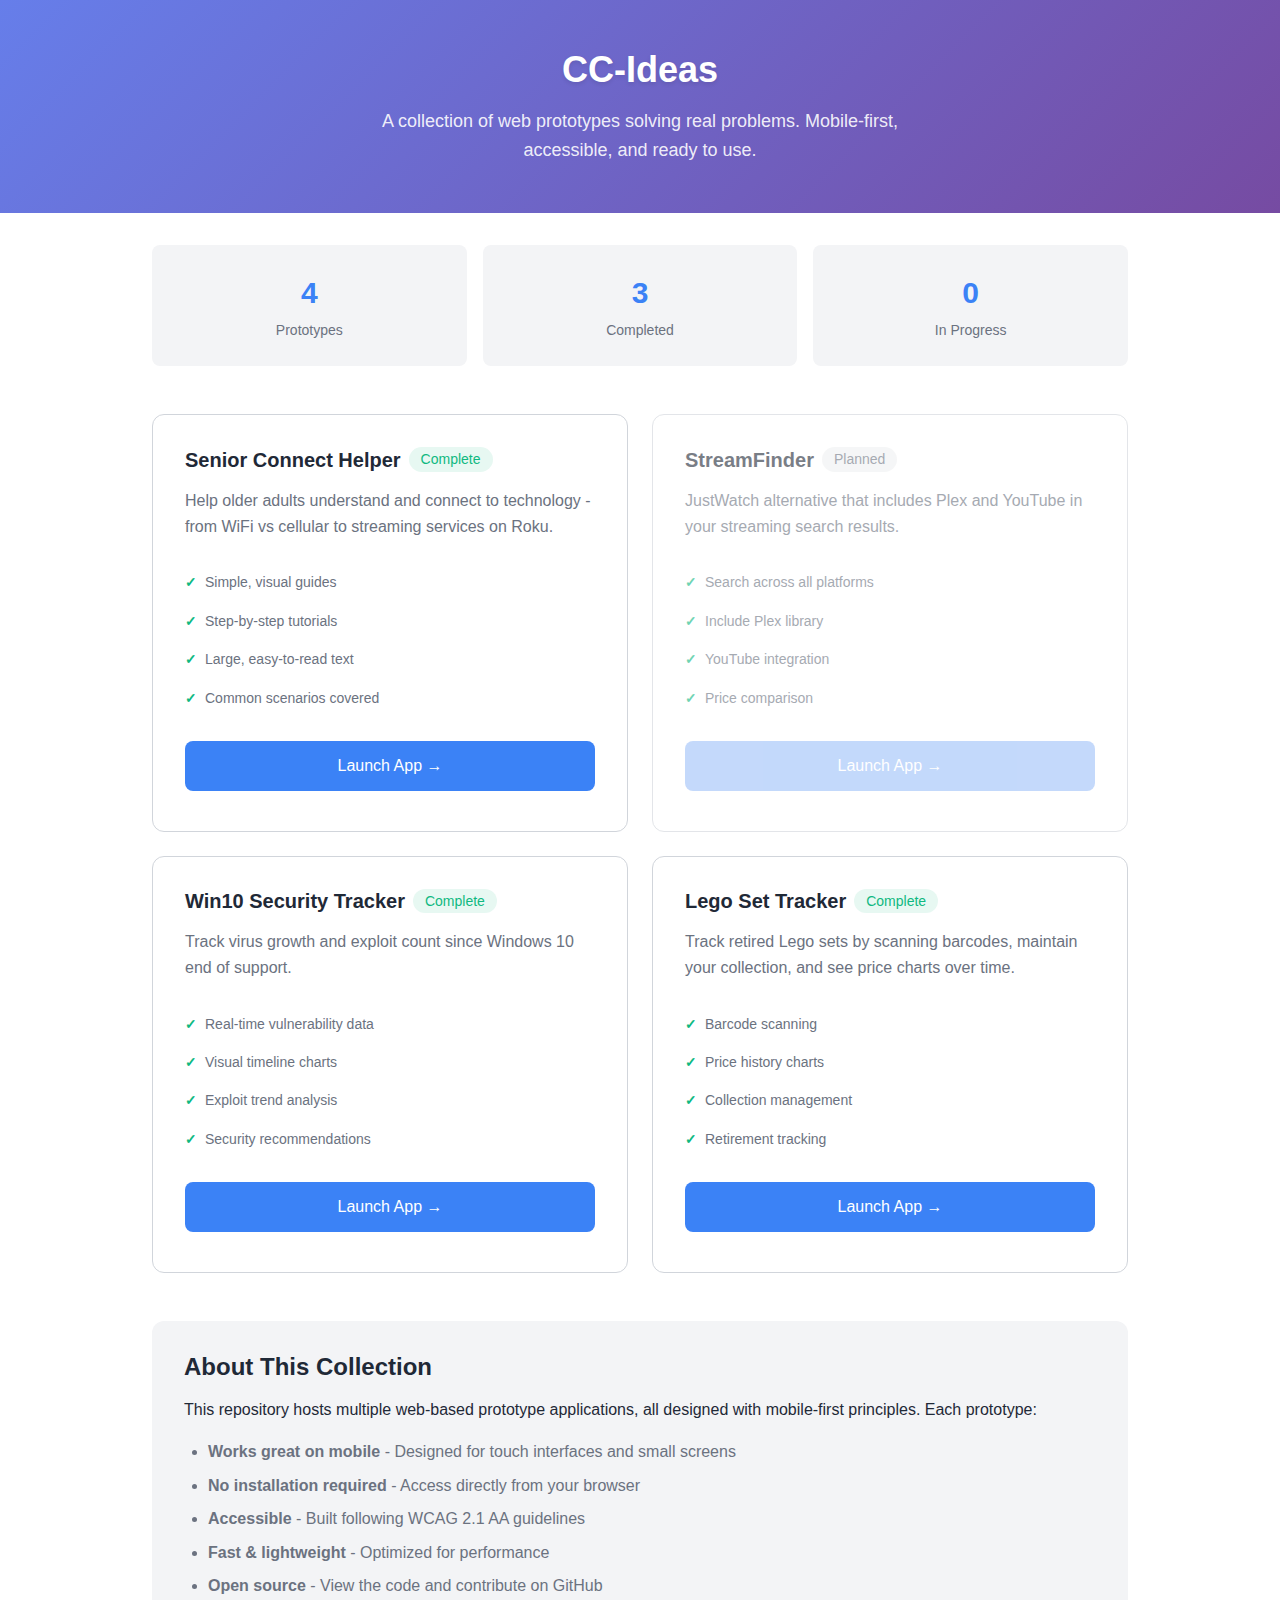
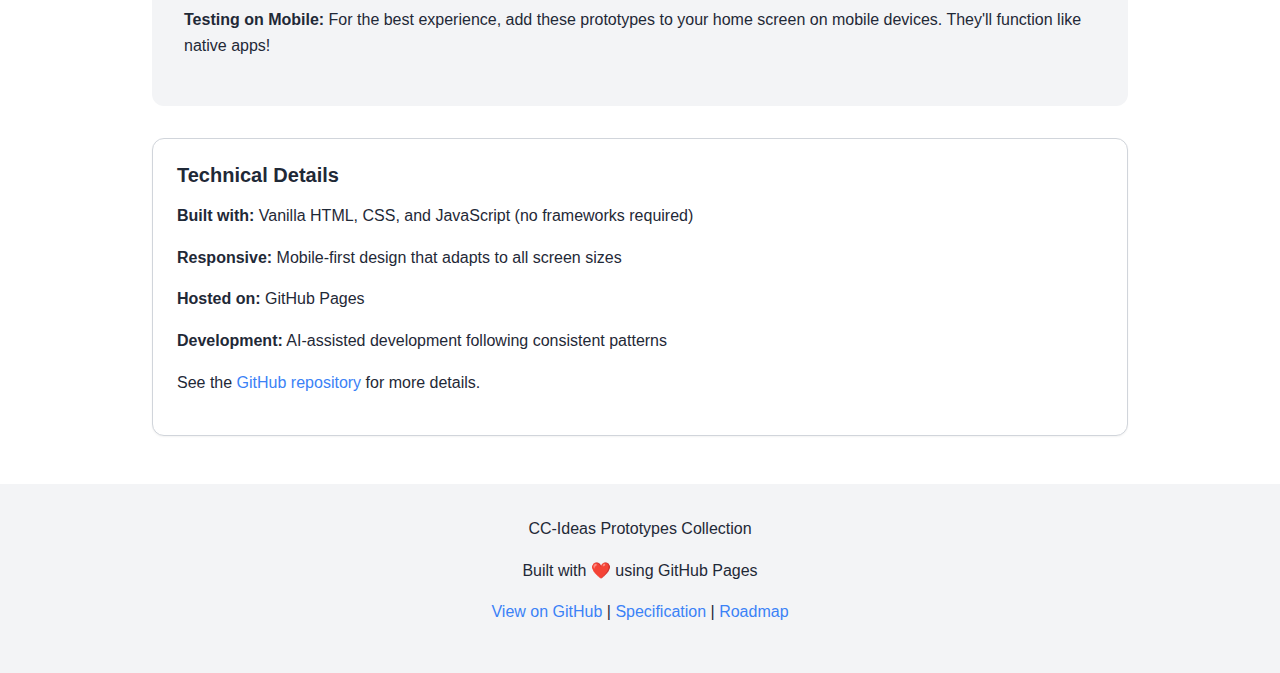
<file: index.html>
<!DOCTYPE html>
<html lang="en">
<head>
    <meta charset="UTF-8">
    <meta name="viewport" content="width=device-width, initial-scale=1.0">
    <meta name="description" content="Collection of web prototypes designed to solve real problems. Mobile-first, responsive, and accessible.">
    <meta name="theme-color" content="#3b82f6">
    <title>CC-Ideas | Web Prototypes Collection</title>

    <!-- Shared styles -->
    <link rel="stylesheet" href="shared/styles/mobile-first.css">

    <!-- Page-specific styles -->
    <style>
        :root {
            --hero-gradient: linear-gradient(135deg, #667eea 0%, #764ba2 100%);
        }

        .hero {
            background: var(--hero-gradient);
            color: white;
            padding: var(--spacing-2xl) var(--spacing-md);
            text-align: center;
            margin-bottom: var(--spacing-xl);
        }

        .hero h1 {
            color: white;
            font-size: var(--font-size-4xl);
            margin-bottom: var(--spacing-md);
            text-shadow: 0 2px 4px rgba(0, 0, 0, 0.1);
        }

        .hero p {
            color: rgba(255, 255, 255, 0.9);
            font-size: var(--font-size-lg);
            max-width: 600px;
            margin: 0 auto;
        }

        .prototype-grid {
            display: grid;
            grid-template-columns: 1fr;
            gap: var(--spacing-lg);
            margin-bottom: var(--spacing-2xl);
        }

        @media (min-width: 768px) {
            .prototype-grid {
                grid-template-columns: repeat(2, 1fr);
            }
        }

        .prototype-card {
            background: var(--bg-color);
            border: 1px solid var(--border-color);
            border-radius: var(--radius-lg);
            padding: var(--spacing-xl);
            transition: all var(--transition-base);
            position: relative;
            overflow: hidden;
        }

        .prototype-card::before {
            content: '';
            position: absolute;
            top: 0;
            left: 0;
            width: 4px;
            height: 100%;
            background: var(--primary-color);
            transform: scaleY(0);
            transition: transform var(--transition-base);
        }

        .prototype-card:hover {
            box-shadow: var(--shadow-lg);
            transform: translateY(-4px);
        }

        .prototype-card:hover::before {
            transform: scaleY(1);
        }

        .prototype-card h3 {
            color: var(--text-color);
            margin-bottom: var(--spacing-md);
            display: flex;
            align-items: center;
            gap: var(--spacing-sm);
        }

        .prototype-card .status-badge {
            display: inline-block;
            padding: 4px 12px;
            border-radius: var(--radius-full);
            font-size: var(--font-size-sm);
            font-weight: 500;
        }

        .status-planned {
            background-color: rgba(107, 114, 128, 0.1);
            color: var(--text-secondary);
        }

        .status-in-progress {
            background-color: rgba(245, 158, 11, 0.1);
            color: var(--warning-color);
        }

        .status-complete {
            background-color: rgba(16, 185, 129, 0.1);
            color: var(--accent-color);
        }

        .prototype-card p {
            color: var(--text-secondary);
            margin-bottom: var(--spacing-lg);
        }

        .prototype-card .features {
            list-style: none;
            margin-bottom: var(--spacing-lg);
            padding: 0;
        }

        .prototype-card .features li {
            padding: var(--spacing-sm) 0;
            color: var(--text-secondary);
            font-size: var(--font-size-sm);
            display: flex;
            align-items: center;
            gap: var(--spacing-sm);
        }

        .prototype-card .features li::before {
            content: '✓';
            color: var(--accent-color);
            font-weight: bold;
        }

        .disabled-card {
            opacity: 0.6;
        }

        .disabled-card .btn {
            pointer-events: none;
            opacity: 0.5;
        }

        .stats {
            display: grid;
            grid-template-columns: repeat(auto-fit, minmax(150px, 1fr));
            gap: var(--spacing-md);
            margin-bottom: var(--spacing-2xl);
        }

        .stat-card {
            background: var(--bg-secondary);
            padding: var(--spacing-lg);
            border-radius: var(--radius-md);
            text-align: center;
        }

        .stat-card .number {
            font-size: var(--font-size-3xl);
            font-weight: 700;
            color: var(--primary-color);
            display: block;
        }

        .stat-card .label {
            color: var(--text-secondary);
            font-size: var(--font-size-sm);
        }

        .about-section {
            background: var(--bg-secondary);
            padding: var(--spacing-xl);
            border-radius: var(--radius-lg);
            margin-bottom: var(--spacing-xl);
        }

        .about-section h2 {
            margin-bottom: var(--spacing-md);
        }

        .about-section ul {
            margin-left: var(--spacing-lg);
            color: var(--text-secondary);
        }

        .about-section li {
            margin-bottom: var(--spacing-sm);
        }

        footer {
            background-color: var(--bg-secondary);
            padding: var(--spacing-xl) var(--spacing-md);
            text-align: center;
            color: var(--text-secondary);
            margin-top: var(--spacing-2xl);
        }

        footer a {
            color: var(--primary-color);
        }
    </style>
</head>
<body>
    <!-- Hero Section -->
    <div class="hero">
        <h1>CC-Ideas</h1>
        <p>A collection of web prototypes solving real problems. Mobile-first, accessible, and ready to use.</p>
    </div>

    <!-- Main Content -->
    <main class="container">
        <!-- Stats -->
        <div class="stats">
            <div class="stat-card">
                <span class="number" id="total-prototypes">4</span>
                <span class="label">Prototypes</span>
            </div>
            <div class="stat-card">
                <span class="number" id="completed-count">0</span>
                <span class="label">Completed</span>
            </div>
            <div class="stat-card">
                <span class="number" id="in-progress-count">0</span>
                <span class="label">In Progress</span>
            </div>
        </div>

        <!-- Prototypes Grid -->
        <div class="prototype-grid">
            <!-- Senior Connect Helper -->
            <div class="prototype-card">
                <h3>
                    Senior Connect Helper
                    <span class="status-badge status-complete">Complete</span>
                </h3>
                <p>Help older adults understand and connect to technology - from WiFi vs cellular to streaming services on Roku.</p>
                <ul class="features">
                    <li>Simple, visual guides</li>
                    <li>Step-by-step tutorials</li>
                    <li>Large, easy-to-read text</li>
                    <li>Common scenarios covered</li>
                </ul>
                <a href="ideas/senior-connect-helper/" class="btn btn-primary btn-block">Launch App →</a>
            </div>

            <!-- StreamFinder -->
            <div class="prototype-card disabled-card">
                <h3>
                    StreamFinder
                    <span class="status-badge status-planned">Planned</span>
                </h3>
                <p>JustWatch alternative that includes Plex and YouTube in your streaming search results.</p>
                <ul class="features">
                    <li>Search across all platforms</li>
                    <li>Include Plex library</li>
                    <li>YouTube integration</li>
                    <li>Price comparison</li>
                </ul>
                <a href="ideas/streamfinder/" class="btn btn-primary btn-block">Launch App →</a>
            </div>

            <!-- Windows Security Tracker -->
            <div class="prototype-card">
                <h3>
                    Win10 Security Tracker
                    <span class="status-badge status-complete">Complete</span>
                </h3>
                <p>Track virus growth and exploit count since Windows 10 end of support.</p>
                <ul class="features">
                    <li>Real-time vulnerability data</li>
                    <li>Visual timeline charts</li>
                    <li>Exploit trend analysis</li>
                    <li>Security recommendations</li>
                </ul>
                <a href="ideas/windows-security-tracker/" class="btn btn-primary btn-block">Launch App →</a>
            </div>

            <!-- Lego Tracker -->
            <div class="prototype-card">
                <h3>
                    Lego Set Tracker
                    <span class="status-badge status-complete">Complete</span>
                </h3>
                <p>Track retired Lego sets by scanning barcodes, maintain your collection, and see price charts over time.</p>
                <ul class="features">
                    <li>Barcode scanning</li>
                    <li>Price history charts</li>
                    <li>Collection management</li>
                    <li>Retirement tracking</li>
                </ul>
                <a href="ideas/lego-tracker/" class="btn btn-primary btn-block">Launch App →</a>
            </div>
        </div>

        <!-- About Section -->
        <div class="about-section">
            <h2>About This Collection</h2>
            <p>This repository hosts multiple web-based prototype applications, all designed with mobile-first principles. Each prototype:</p>
            <ul>
                <li><strong>Works great on mobile</strong> - Designed for touch interfaces and small screens</li>
                <li><strong>No installation required</strong> - Access directly from your browser</li>
                <li><strong>Accessible</strong> - Built following WCAG 2.1 AA guidelines</li>
                <li><strong>Fast & lightweight</strong> - Optimized for performance</li>
                <li><strong>Open source</strong> - View the code and contribute on GitHub</li>
            </ul>
            <p><strong>Testing on Mobile:</strong> For the best experience, add these prototypes to your home screen on mobile devices. They'll function like native apps!</p>
        </div>

        <!-- Technical Info -->
        <div class="card">
            <div class="card-body">
                <h3 class="card-title">Technical Details</h3>
                <p><strong>Built with:</strong> Vanilla HTML, CSS, and JavaScript (no frameworks required)</p>
                <p><strong>Responsive:</strong> Mobile-first design that adapts to all screen sizes</p>
                <p><strong>Hosted on:</strong> GitHub Pages</p>
                <p><strong>Development:</strong> AI-assisted development following consistent patterns</p>
                <p>See the <a href="https://github.com/rtgoodwin/cc-ideas">GitHub repository</a> for more details.</p>
            </div>
        </div>
    </main>

    <!-- Footer -->
    <footer>
        <p>CC-Ideas Prototypes Collection</p>
        <p>Built with ❤️ using GitHub Pages</p>
        <p><a href="https://github.com/rtgoodwin/cc-ideas">View on GitHub</a> | <a href="SPEC.md">Specification</a> | <a href="PLAN.md">Roadmap</a></p>
    </footer>

    <!-- Scripts -->
    <script src="shared/scripts/utils.js"></script>
    <script>
        'use strict';

        // Update stats on page load
        document.addEventListener('DOMContentLoaded', () => {
            const cards = document.querySelectorAll('.prototype-card');
            const completedCount = document.querySelectorAll('.status-complete').length;
            const inProgressCount = document.querySelectorAll('.status-in-progress').length;

            document.getElementById('completed-count').textContent = completedCount;
            document.getElementById('in-progress-count').textContent = inProgressCount;

            // Add mobile detection class
            if (Device.isMobile()) {
                document.body.classList.add('mobile');
            }

            // Log visit (optional analytics)
            console.log('Welcome to CC-Ideas prototypes!');
            console.log('Device:', Device.isMobile() ? 'Mobile' : 'Desktop');
            console.log('Viewport:', Device.getViewportWidth() + 'x' + Device.getViewportHeight());
        });
    </script>
</body>
</html>
</file>
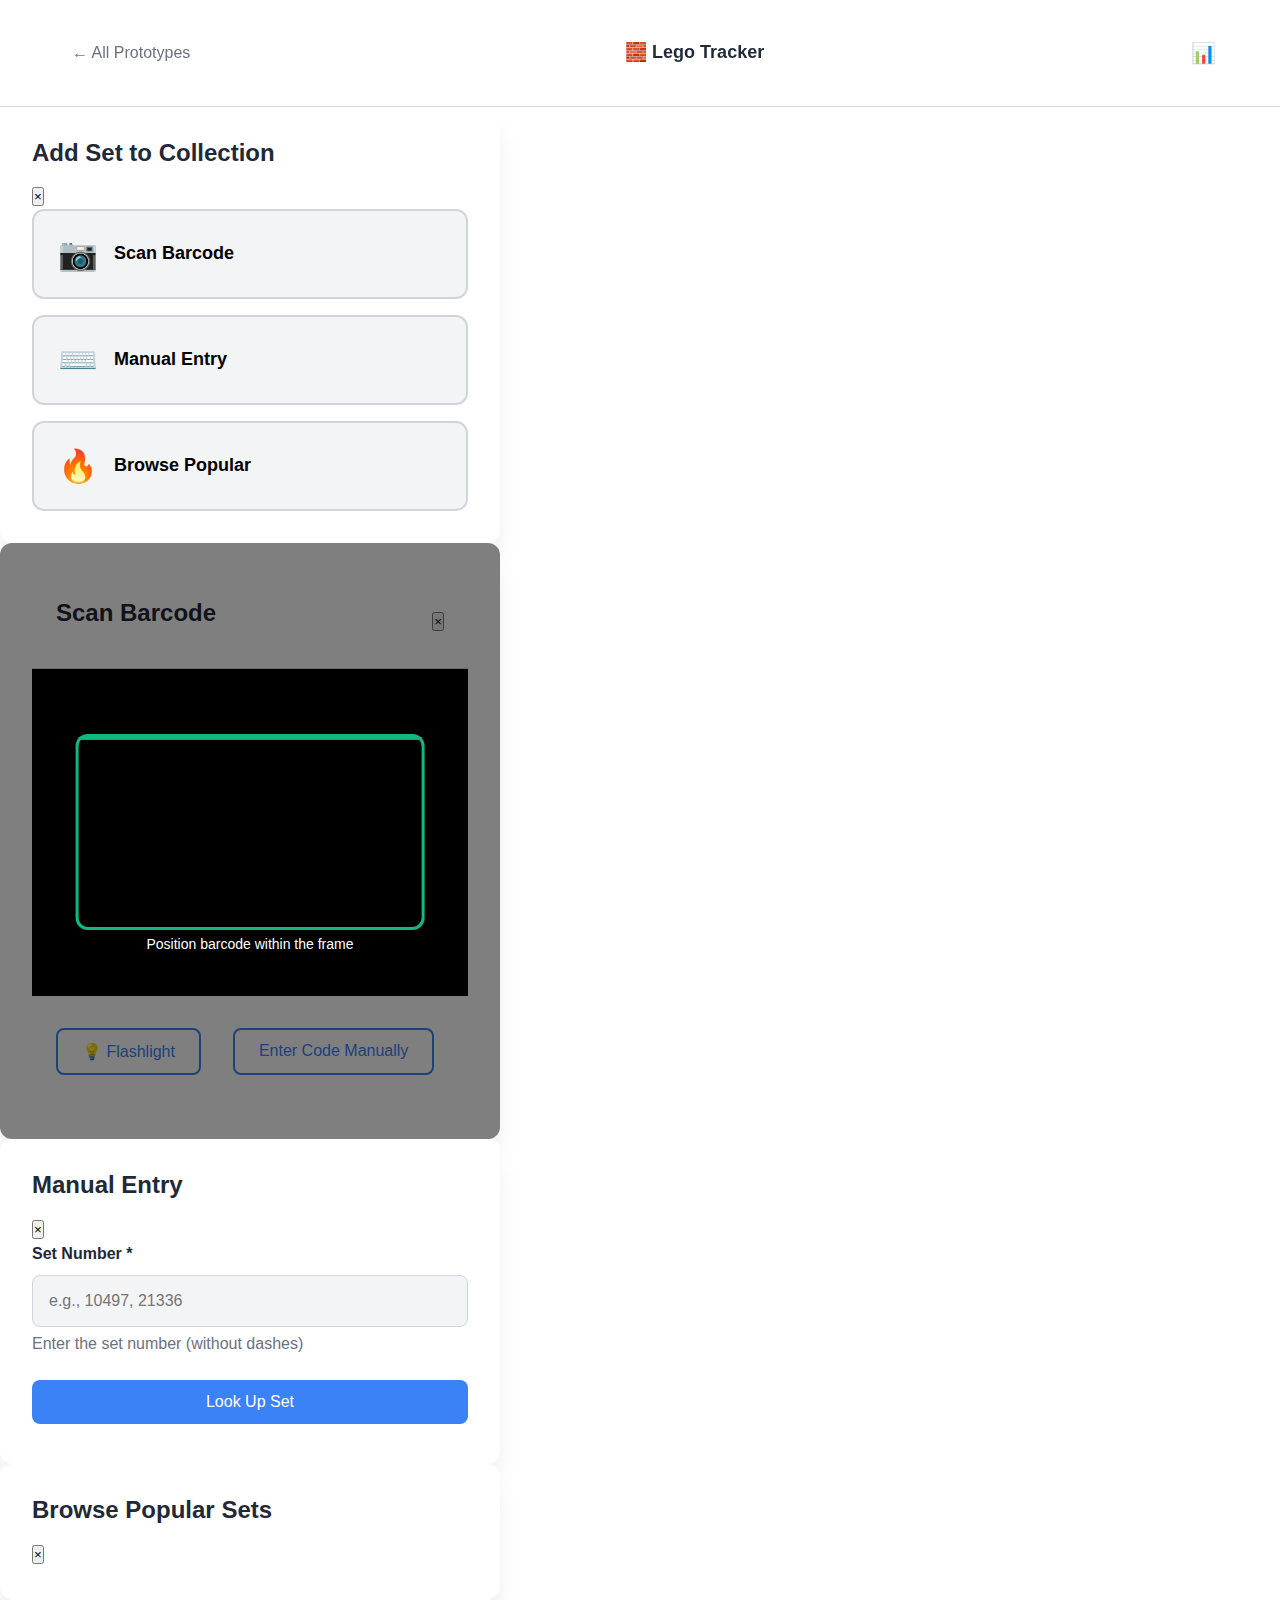
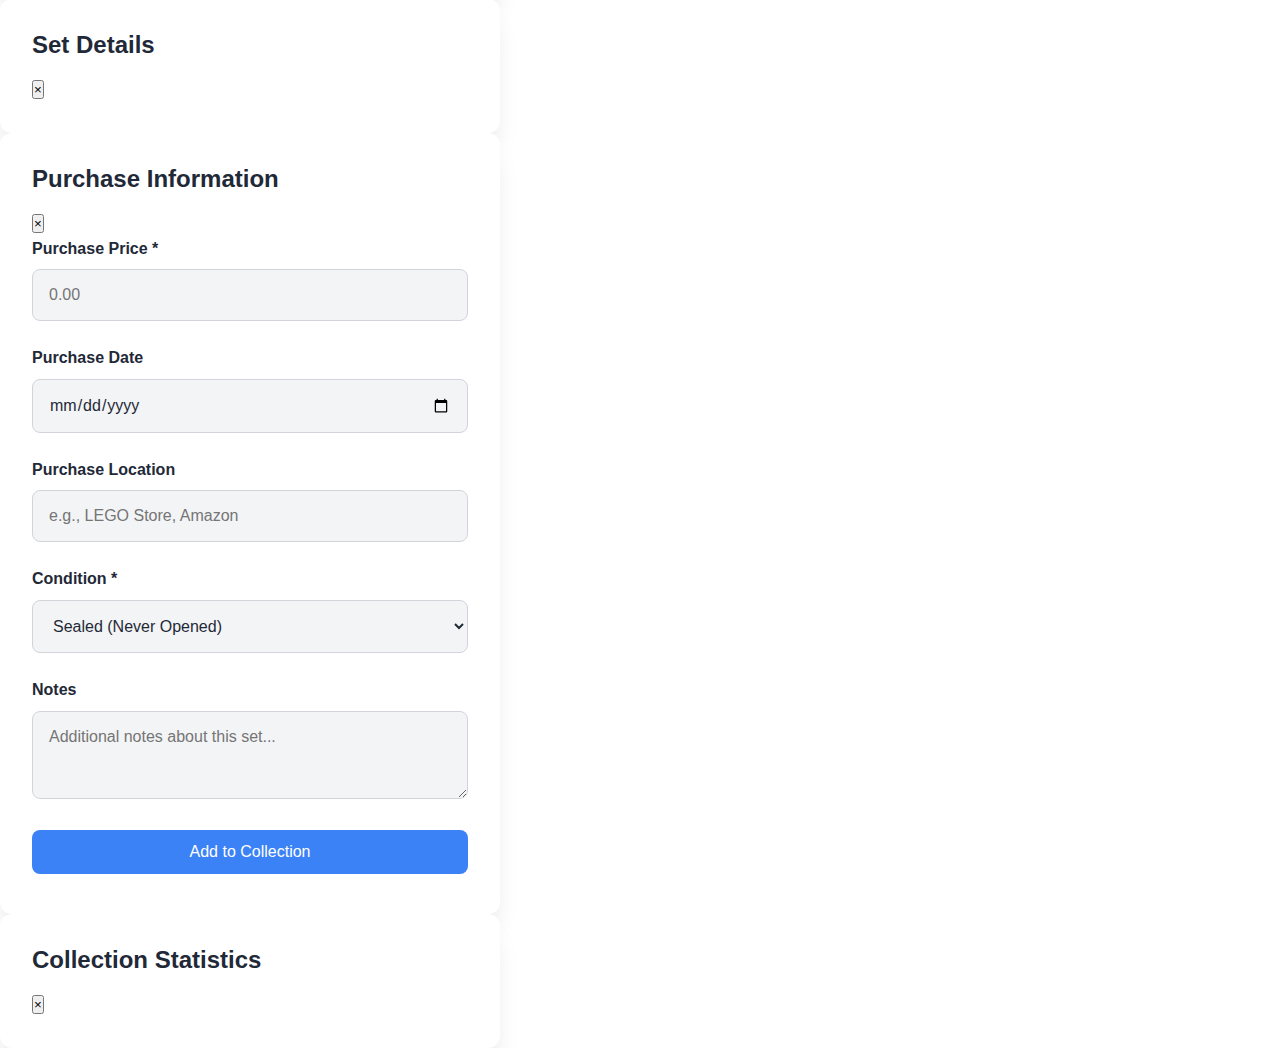
<file: ideas/lego-tracker/index.html>
<!DOCTYPE html>
<html lang="en">
<head>
    <meta charset="UTF-8">
    <meta name="viewport" content="width=device-width, initial-scale=1.0">
    <meta name="description" content="Track your Lego collection with barcode scanning and price history">
    <meta name="theme-color" content="#3b82f6">
    <title>Lego Set Tracker | CC-Ideas</title>
    <link rel="stylesheet" href="../../shared/styles/mobile-first.css">
    <link rel="stylesheet" href="style.css">
</head>
<body>
    <header class="app-header">
        <nav class="nav-bar">
            <a href="../../index.html" class="back-link">← All Prototypes</a>
            <h1 class="app-title">🧱 Lego Tracker</h1>
            <button id="statsBtn" class="icon-btn" aria-label="View Statistics">
                <span class="icon">📊</span>
            </button>
        </nav>
    </header>

    <main class="container">
        <!-- Welcome Screen (shown when no sets) -->
        <div id="welcomeScreen" class="welcome-screen" style="display: none;">
            <div class="welcome-content">
                <div class="welcome-icon">🧱</div>
                <h2>Welcome to Lego Tracker</h2>
                <p>Track your Lego collection, monitor prices, and discover insights about your sets.</p>
                <div class="welcome-features">
                    <div class="feature-item">
                        <span class="feature-icon">📷</span>
                        <span>Scan Barcodes</span>
                    </div>
                    <div class="feature-item">
                        <span class="feature-icon">📈</span>
                        <span>Track Prices</span>
                    </div>
                    <div class="feature-item">
                        <span class="feature-icon">📊</span>
                        <span>View Stats</span>
                    </div>
                </div>
                <button id="addFirstSetBtn" class="btn btn-primary btn-lg">Add Your First Set</button>
            </div>
        </div>

        <!-- Main Collection View -->
        <div id="collectionView" style="display: none;">
            <!-- Summary Cards -->
            <div class="summary-grid">
                <div class="summary-card">
                    <div class="summary-label">Total Sets</div>
                    <div class="summary-value" id="totalSets">0</div>
                </div>
                <div class="summary-card">
                    <div class="summary-label">Collection Value</div>
                    <div class="summary-value" id="totalValue">$0</div>
                    <div class="summary-change" id="valueChange"></div>
                </div>
                <div class="summary-card">
                    <div class="summary-label">Total Pieces</div>
                    <div class="summary-value" id="totalPieces">0</div>
                </div>
                <div class="summary-card">
                    <div class="summary-label">Total Minifigs</div>
                    <div class="summary-value" id="totalMinifigs">0</div>
                </div>
            </div>

            <!-- Filters and Search -->
            <div class="controls-section">
                <div class="search-bar">
                    <input type="search" id="searchInput" placeholder="Search sets..." class="search-input">
                </div>
                <div class="filter-row">
                    <select id="sortSelect" class="select-input" aria-label="Sort by">
                        <option value="date-desc">Newest First</option>
                        <option value="date-asc">Oldest First</option>
                        <option value="name-asc">Name (A-Z)</option>
                        <option value="name-desc">Name (Z-A)</option>
                        <option value="value-desc">Highest Value</option>
                        <option value="value-asc">Lowest Value</option>
                        <option value="pieces-desc">Most Pieces</option>
                    </select>
                    <select id="themeFilter" class="select-input" aria-label="Filter by theme">
                        <option value="all">All Themes</option>
                    </select>
                    <select id="statusFilter" class="select-input" aria-label="Filter by status">
                        <option value="all">All Status</option>
                        <option value="sealed">Sealed</option>
                        <option value="opened">Opened</option>
                        <option value="built">Built</option>
                    </select>
                </div>
            </div>

            <!-- Sets Grid -->
            <div id="setsGrid" class="sets-grid">
                <!-- Sets will be rendered here -->
            </div>

            <!-- Empty State (when filtered results are empty) -->
            <div id="emptyState" class="empty-state" style="display: none;">
                <div class="empty-icon">🔍</div>
                <p>No sets found matching your filters.</p>
                <button id="clearFiltersBtn" class="btn btn-outline">Clear Filters</button>
            </div>
        </div>

        <!-- Floating Action Button -->
        <button id="addSetBtn" class="fab" aria-label="Add Set" style="display: none;">
            <span class="fab-icon">+</span>
        </button>
    </main>

    <!-- Add Set Modal -->
    <div id="addSetModal" class="modal">
        <div class="modal-content">
            <div class="modal-header">
                <h2>Add Set to Collection</h2>
                <button class="modal-close" aria-label="Close">&times;</button>
            </div>
            <div class="modal-body">
                <div class="add-methods">
                    <button id="scanBarcodeBtn" class="method-btn">
                        <span class="method-icon">📷</span>
                        <span class="method-text">Scan Barcode</span>
                    </button>
                    <button id="manualEntryBtn" class="method-btn">
                        <span class="method-icon">⌨️</span>
                        <span class="method-text">Manual Entry</span>
                    </button>
                    <button id="browsePopularBtn" class="method-btn">
                        <span class="method-icon">🔥</span>
                        <span class="method-text">Browse Popular</span>
                    </button>
                </div>
            </div>
        </div>
    </div>

    <!-- Scanner Modal -->
    <div id="scannerModal" class="modal">
        <div class="modal-content scanner-modal">
            <div class="scanner-header">
                <h2>Scan Barcode</h2>
                <button class="modal-close" aria-label="Close">&times;</button>
            </div>
            <div class="scanner-container">
                <div class="scanner-viewfinder">
                    <div class="scanner-overlay">
                        <div class="scanner-line"></div>
                    </div>
                    <p class="scanner-instruction">Position barcode within the frame</p>
                </div>
                <div class="scanner-controls">
                    <button id="torchBtn" class="btn btn-outline">
                        <span>💡</span> Flashlight
                    </button>
                    <button id="manualCodeBtn" class="btn btn-outline">Enter Code Manually</button>
                </div>
            </div>
        </div>
    </div>

    <!-- Manual Entry Modal -->
    <div id="manualEntryModal" class="modal">
        <div class="modal-content">
            <div class="modal-header">
                <h2>Manual Entry</h2>
                <button class="modal-close" aria-label="Close">&times;</button>
            </div>
            <div class="modal-body">
                <form id="manualEntryForm">
                    <div class="form-group">
                        <label for="setNumber">Set Number *</label>
                        <input type="text" id="setNumber" required placeholder="e.g., 10497, 21336">
                        <small>Enter the set number (without dashes)</small>
                    </div>
                    <button type="submit" class="btn btn-primary btn-block">Look Up Set</button>
                </form>
            </div>
        </div>
    </div>

    <!-- Browse Popular Modal -->
    <div id="browsePopularModal" class="modal">
        <div class="modal-content">
            <div class="modal-header">
                <h2>Browse Popular Sets</h2>
                <button class="modal-close" aria-label="Close">&times;</button>
            </div>
            <div class="modal-body">
                <div id="popularSetsGrid" class="popular-sets-grid">
                    <!-- Popular sets will be rendered here -->
                </div>
            </div>
        </div>
    </div>

    <!-- Set Details Modal -->
    <div id="setDetailsModal" class="modal">
        <div class="modal-content large-modal">
            <div class="modal-header">
                <h2 id="setDetailsTitle">Set Details</h2>
                <button class="modal-close" aria-label="Close">&times;</button>
            </div>
            <div class="modal-body">
                <div id="setDetailsContent">
                    <!-- Set details will be rendered here -->
                </div>
            </div>
        </div>
    </div>

    <!-- Purchase Info Modal -->
    <div id="purchaseInfoModal" class="modal">
        <div class="modal-content">
            <div class="modal-header">
                <h2>Purchase Information</h2>
                <button class="modal-close" aria-label="Close">&times;</button>
            </div>
            <div class="modal-body">
                <form id="purchaseInfoForm">
                    <input type="hidden" id="purchaseSetNumber">

                    <div class="form-group">
                        <label for="purchasePrice">Purchase Price *</label>
                        <input type="number" id="purchasePrice" required step="0.01" min="0" placeholder="0.00">
                    </div>

                    <div class="form-group">
                        <label for="purchaseDate">Purchase Date</label>
                        <input type="date" id="purchaseDate">
                    </div>

                    <div class="form-group">
                        <label for="purchaseLocation">Purchase Location</label>
                        <input type="text" id="purchaseLocation" placeholder="e.g., LEGO Store, Amazon">
                    </div>

                    <div class="form-group">
                        <label for="condition">Condition *</label>
                        <select id="condition" required>
                            <option value="sealed">Sealed (Never Opened)</option>
                            <option value="opened">Opened (Not Built)</option>
                            <option value="built">Built</option>
                        </select>
                    </div>

                    <div class="form-group">
                        <label for="notes">Notes</label>
                        <textarea id="notes" rows="3" placeholder="Additional notes about this set..."></textarea>
                    </div>

                    <button type="submit" class="btn btn-primary btn-block">Add to Collection</button>
                </form>
            </div>
        </div>
    </div>

    <!-- Statistics Modal -->
    <div id="statsModal" class="modal">
        <div class="modal-content large-modal">
            <div class="modal-header">
                <h2>Collection Statistics</h2>
                <button class="modal-close" aria-label="Close">&times;</button>
            </div>
            <div class="modal-body">
                <div id="statsContent">
                    <!-- Stats will be rendered here -->
                </div>
            </div>
        </div>
    </div>

    <script src="../../shared/scripts/utils.js"></script>
    <script type="module" src="app.js"></script>
</body>
</html>
</file>
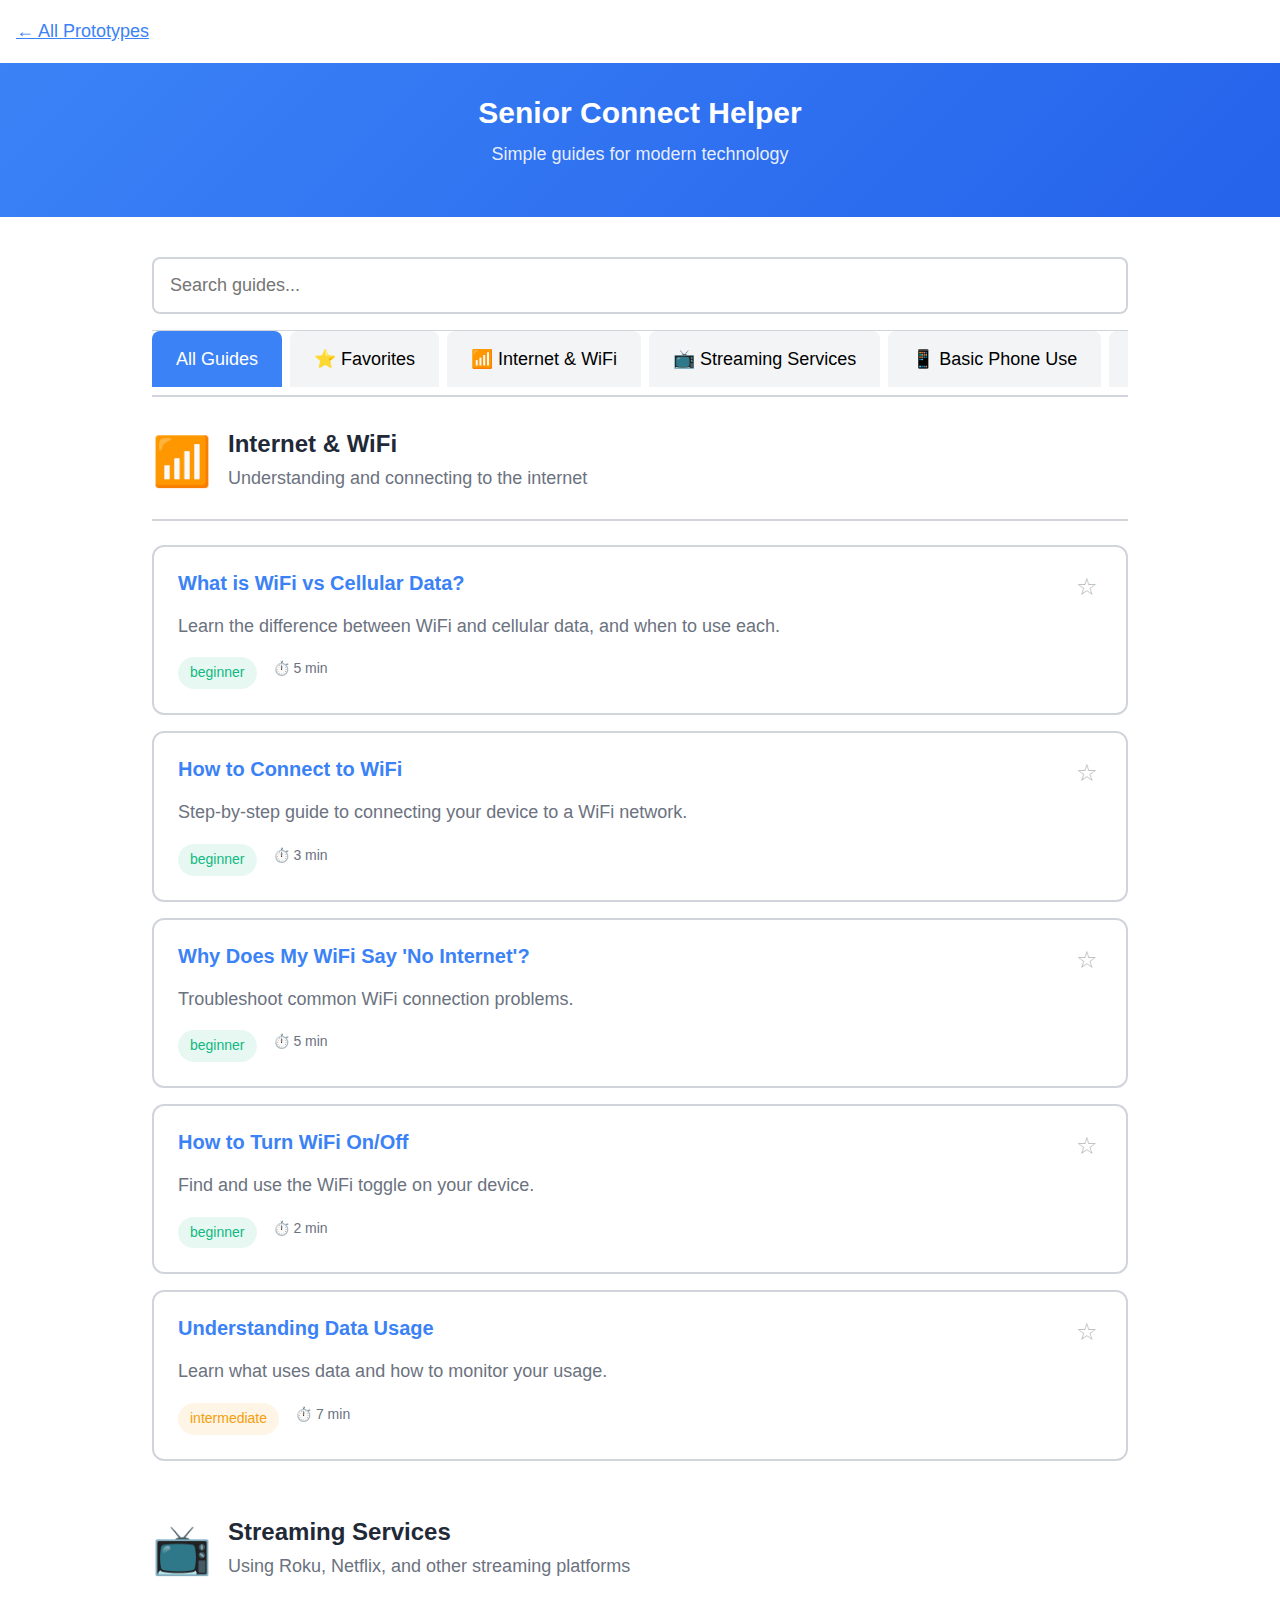
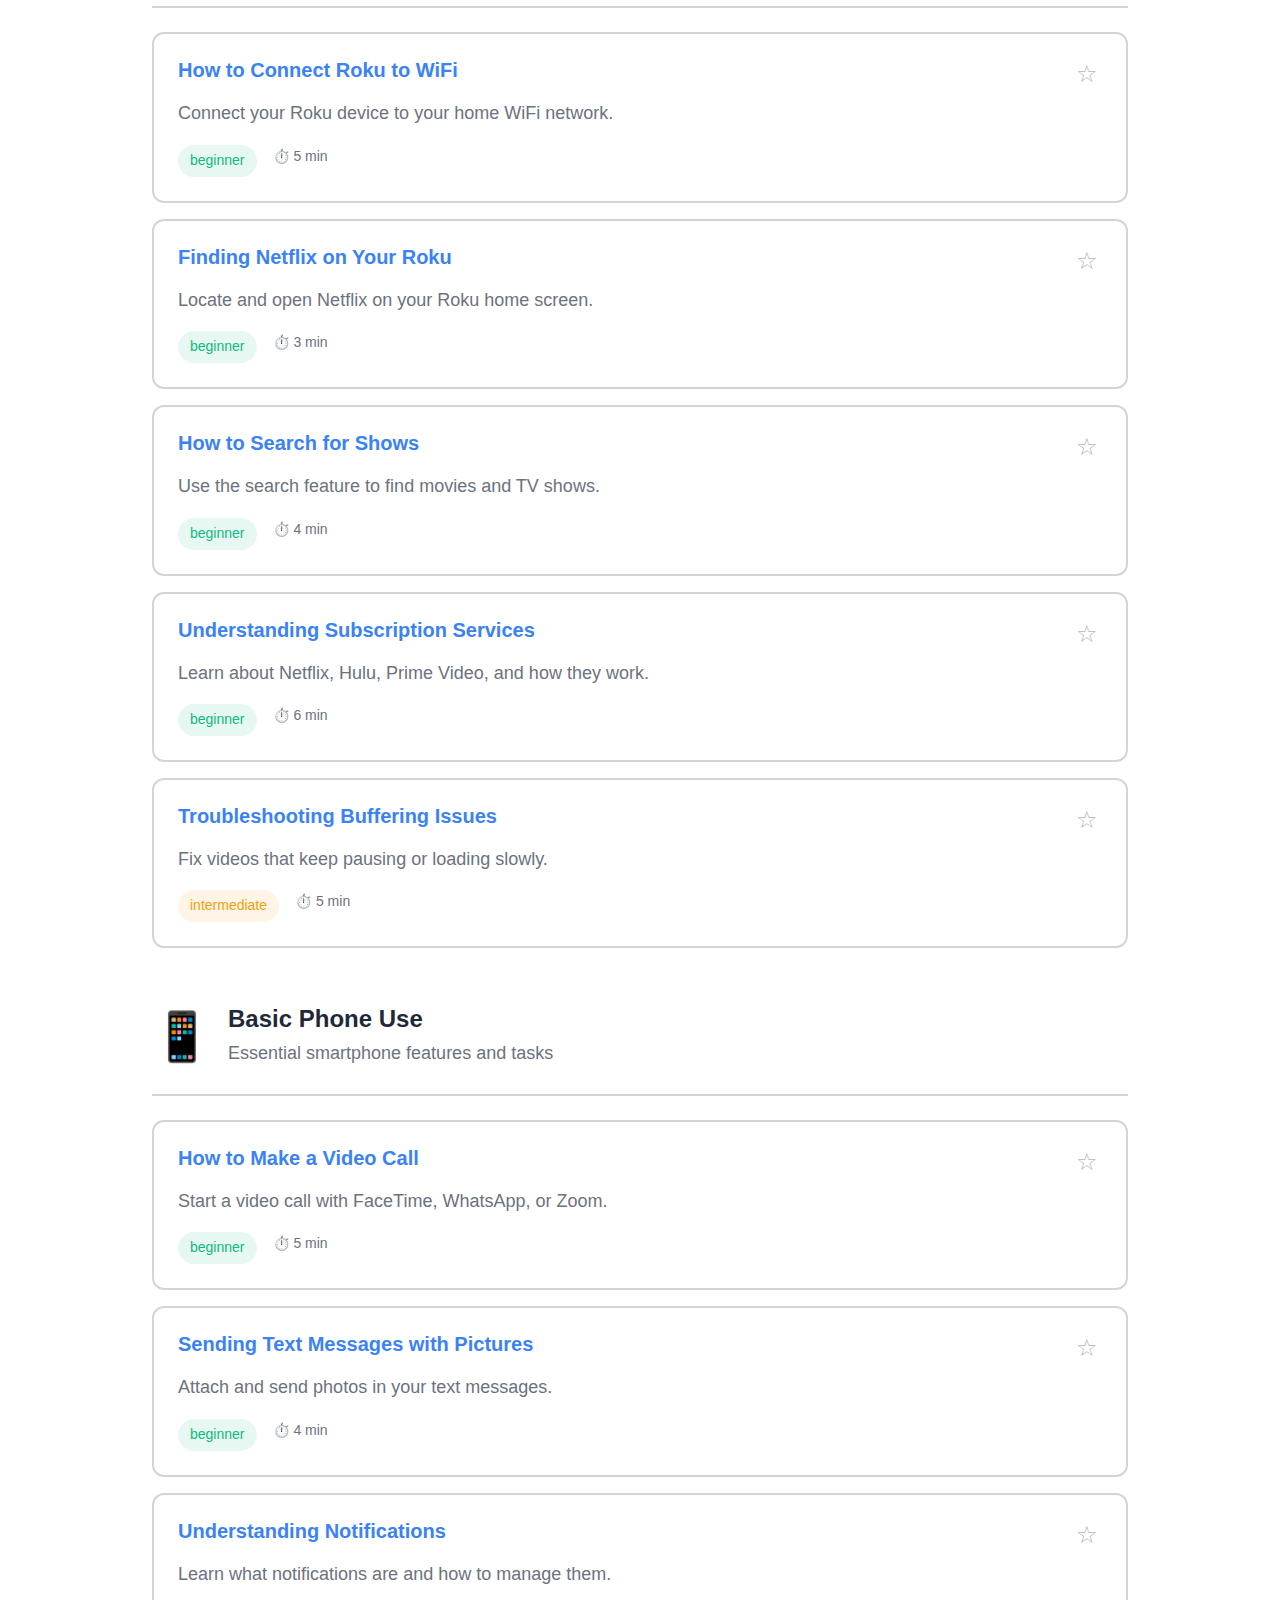
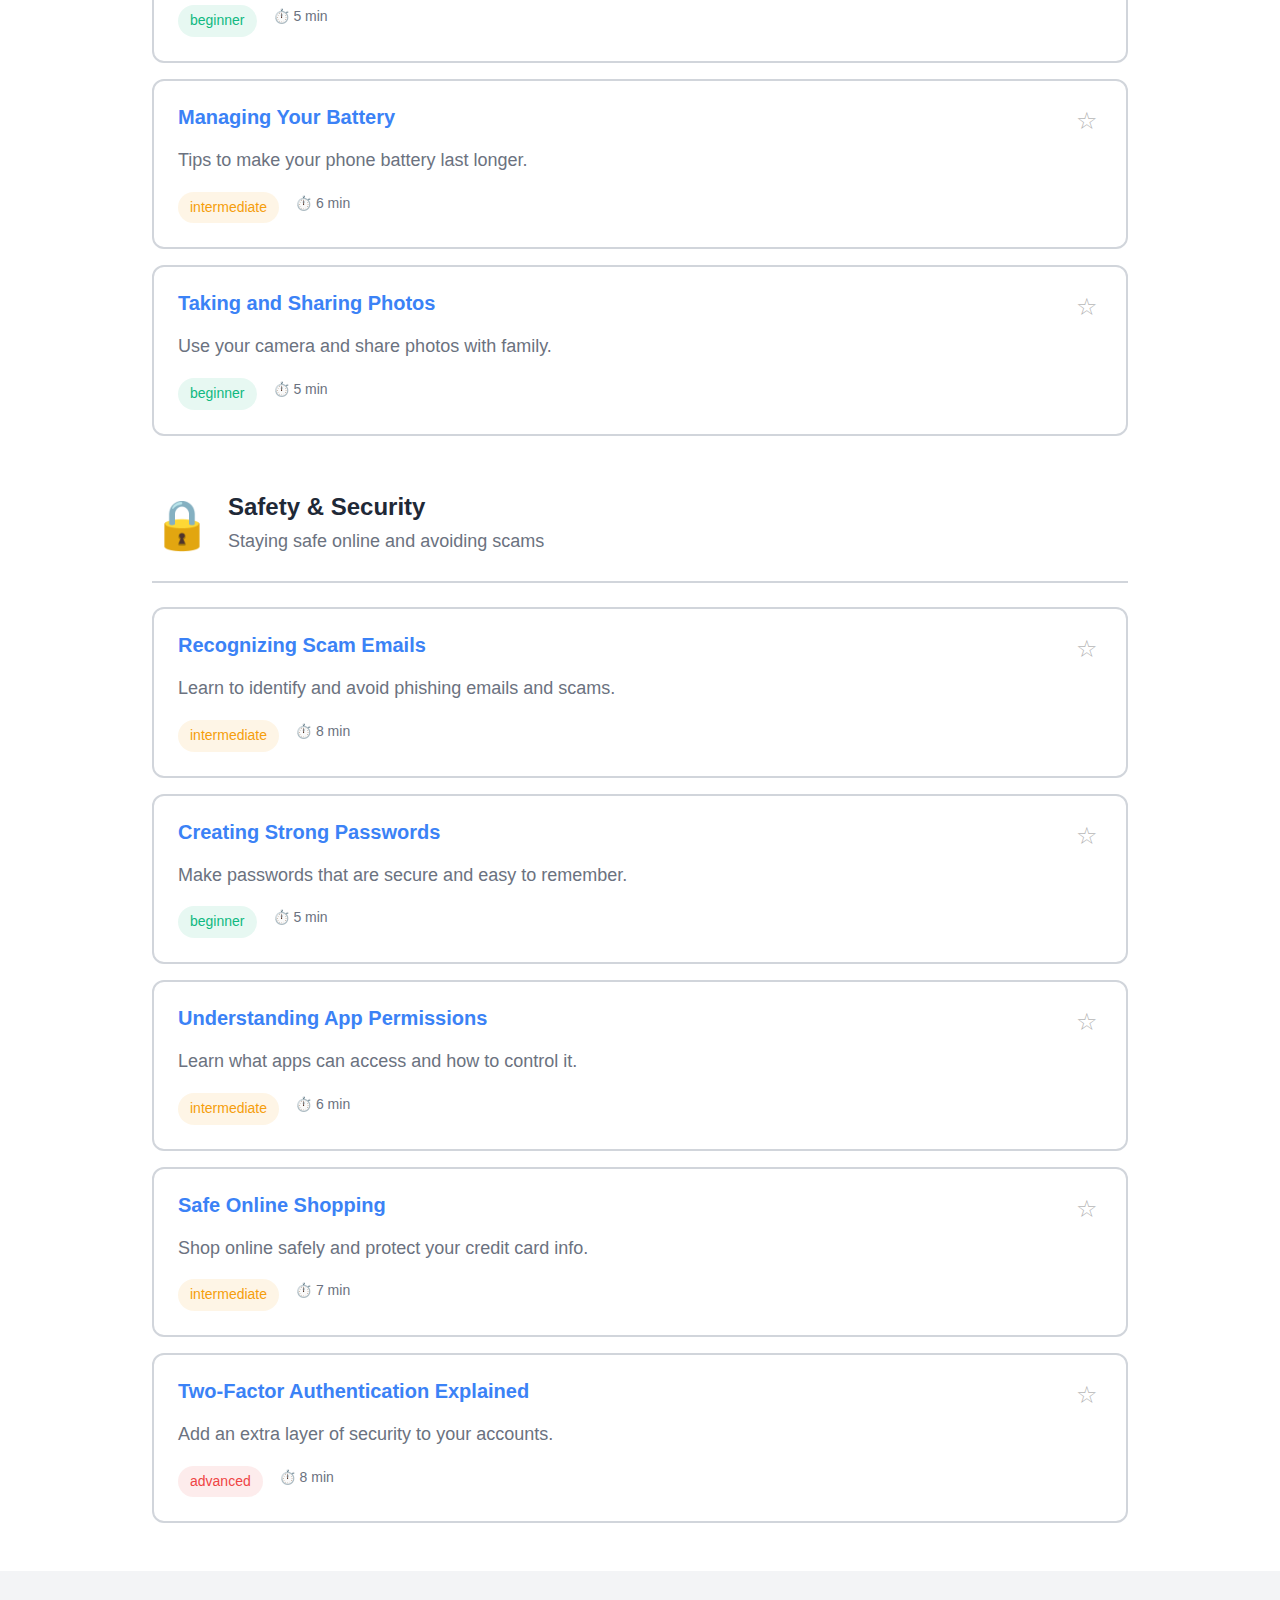
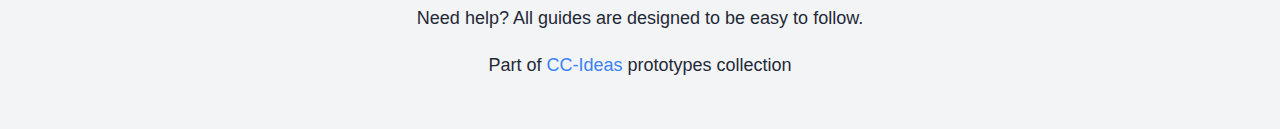
<file: ideas/senior-connect-helper/index.html>
<!DOCTYPE html>
<html lang="en">
<head>
    <meta charset="UTF-8">
    <meta name="viewport" content="width=device-width, initial-scale=1.0">
    <meta name="description" content="Help older adults understand and connect to technology - simple guides for WiFi, streaming, and more">
    <meta name="theme-color" content="#3b82f6">
    <title>Senior Connect Helper | CC-Ideas</title>

    <!-- Shared styles -->
    <link rel="stylesheet" href="../../shared/styles/mobile-first.css">

    <!-- App-specific styles -->
    <style>
        /* Senior-friendly overrides */
        :root {
            --font-size-base: 18px;  /* Larger base text */
            --touch-target-min: 56px; /* Larger touch targets */
        }

        body {
            font-size: var(--font-size-base);
            line-height: 1.7;
        }

        .app-header {
            background: linear-gradient(135deg, #3b82f6 0%, #2563eb 100%);
            color: white;
            padding: var(--spacing-xl) var(--spacing-md);
            text-align: center;
            margin-bottom: var(--spacing-lg);
        }

        .app-header h1 {
            color: white;
            font-size: var(--font-size-3xl);
            margin-bottom: var(--spacing-sm);
        }

        .app-header p {
            color: rgba(255, 255, 255, 0.9);
            font-size: var(--font-size-lg);
        }

        .search-box {
            position: sticky;
            top: 0;
            background: var(--bg-color);
            padding: var(--spacing-md) 0;
            z-index: var(--z-sticky);
            border-bottom: 1px solid var(--border-color);
        }

        .search-input {
            width: 100%;
            min-height: var(--touch-target-min);
            padding: var(--spacing-md);
            font-size: var(--font-size-lg);
            border: 2px solid var(--border-color);
            border-radius: var(--radius-md);
        }

        .search-input:focus {
            border-color: var(--primary-color);
            box-shadow: 0 0 0 3px rgba(59, 130, 246, 0.1);
        }

        .tabs {
            display: flex;
            overflow-x: auto;
            gap: var(--spacing-sm);
            margin-bottom: var(--spacing-lg);
            padding-bottom: var(--spacing-sm);
            border-bottom: 2px solid var(--border-color);
            -webkit-overflow-scrolling: touch;
        }

        .tab {
            flex-shrink: 0;
            padding: var(--spacing-md) var(--spacing-lg);
            background: var(--bg-secondary);
            border: none;
            border-radius: var(--radius-md) var(--radius-md) 0 0;
            font-size: var(--font-size-base);
            font-weight: 500;
            cursor: pointer;
            transition: all var(--transition-fast);
            white-space: nowrap;
            min-height: var(--touch-target-min);
        }

        .tab:hover {
            background: var(--bg-tertiary);
        }

        .tab.active {
            background: var(--primary-color);
            color: white;
        }

        .category-section {
            margin-bottom: var(--spacing-2xl);
        }

        .category-header {
            display: flex;
            align-items: center;
            gap: var(--spacing-md);
            margin-bottom: var(--spacing-lg);
            padding-bottom: var(--spacing-md);
            border-bottom: 2px solid var(--border-color);
        }

        .category-icon {
            font-size: 48px;
        }

        .category-info h2 {
            margin-bottom: var(--spacing-xs);
        }

        .category-info p {
            color: var(--text-secondary);
            margin: 0;
        }

        .guides-grid {
            display: grid;
            gap: var(--spacing-md);
        }

        .guide-card {
            background: var(--bg-color);
            border: 2px solid var(--border-color);
            border-radius: var(--radius-lg);
            padding: var(--spacing-lg);
            text-decoration: none;
            color: var(--text-color);
            transition: all var(--transition-base);
            position: relative;
            min-height: var(--touch-target-min);
        }

        .guide-card:hover {
            border-color: var(--primary-color);
            box-shadow: var(--shadow-md);
            transform: translateY(-2px);
        }

        .guide-card-header {
            display: flex;
            justify-content: space-between;
            align-items: flex-start;
            margin-bottom: var(--spacing-sm);
        }

        .guide-card h3 {
            font-size: var(--font-size-xl);
            margin-bottom: var(--spacing-xs);
            color: var(--primary-color);
        }

        .favorite-btn {
            background: none;
            border: none;
            font-size: 24px;
            cursor: pointer;
            padding: var(--spacing-xs);
            line-height: 1;
            opacity: 0.3;
            transition: opacity var(--transition-fast);
        }

        .favorite-btn:hover,
        .favorite-btn.active {
            opacity: 1;
        }

        .guide-card p {
            color: var(--text-secondary);
            margin-bottom: var(--spacing-md);
            font-size: var(--font-size-base);
        }

        .guide-meta {
            display: flex;
            gap: var(--spacing-md);
            flex-wrap: wrap;
            font-size: var(--font-size-sm);
            color: var(--text-secondary);
        }

        .badge {
            display: inline-block;
            padding: 4px 12px;
            border-radius: var(--radius-full);
            font-size: var(--font-size-sm);
            font-weight: 500;
        }

        .badge-beginner {
            background: rgba(16, 185, 129, 0.1);
            color: var(--accent-color);
        }

        .badge-intermediate {
            background: rgba(245, 158, 11, 0.1);
            color: var(--warning-color);
        }

        .badge-advanced {
            background: rgba(239, 68, 68, 0.1);
            color: var(--danger-color);
        }

        .empty-state {
            text-align: center;
            padding: var(--spacing-2xl);
            color: var(--text-secondary);
        }

        .empty-state .icon {
            font-size: 64px;
            margin-bottom: var(--spacing-md);
        }

        .back-link {
            display: inline-flex;
            align-items: center;
            padding: var(--spacing-md);
            color: var(--primary-color);
            text-decoration: none;
            font-size: var(--font-size-lg);
            font-weight: 500;
        }

        .back-link:hover {
            text-decoration: underline;
        }

        /* High contrast mode support */
        @media (prefers-contrast: high) {
            .guide-card {
                border-width: 3px;
            }
        }

        /* Print styles */
        @media print {
            .search-box,
            .tabs,
            .favorite-btn,
            .back-link {
                display: none;
            }
        }
    </style>
</head>
<body>
    <!-- Back link -->
    <a href="../../index.html" class="back-link">← All Prototypes</a>

    <!-- App Header -->
    <div class="app-header">
        <h1>Senior Connect Helper</h1>
        <p>Simple guides for modern technology</p>
    </div>

    <!-- Main Content -->
    <main class="container">
        <!-- Search -->
        <div class="search-box">
            <input
                type="search"
                id="searchInput"
                class="search-input"
                placeholder="Search guides..."
                aria-label="Search guides"
            >
        </div>

        <!-- Tabs -->
        <div class="tabs" role="tablist">
            <button class="tab active" role="tab" data-category="all" aria-selected="true">
                All Guides
            </button>
            <button class="tab" role="tab" data-category="favorites" aria-selected="false">
                ⭐ Favorites
            </button>
            <!-- Category tabs will be inserted here -->
        </div>

        <!-- Content Area -->
        <div id="contentArea">
            <!-- Categories and guides will be inserted here -->
        </div>
    </main>

    <!-- Footer -->
    <footer>
        <p>Need help? All guides are designed to be easy to follow.</p>
        <p>Part of <a href="../../index.html">CC-Ideas</a> prototypes collection</p>
    </footer>

    <!-- Scripts -->
    <script src="../../shared/scripts/utils.js"></script>
    <script>
        'use strict';

        // App State
        const App = {
            data: null,
            favorites: Storage.get('sch-favorites', []),
            currentCategory: 'all',
            searchQuery: ''
        };

        // Load data and initialize
        async function init() {
            try {
                const response = await fetch('data/guides.json');
                App.data = await response.json();

                renderCategoryTabs();
                renderContent();
                setupEventListeners();
            } catch (error) {
                console.error('Error loading guides:', error);
                showError('Failed to load guides. Please refresh the page.');
            }
        }

        // Render category tabs
        function renderCategoryTabs() {
            const tabs = document.querySelector('.tabs');

            App.data.categories.forEach(category => {
                const tab = DOM.create('button', {
                    className: 'tab',
                    role: 'tab',
                    'aria-selected': 'false',
                    dataset: { category: category.id }
                }, `${category.icon} ${category.name}`);

                tabs.appendChild(tab);
            });
        }

        // Render content based on current state
        function renderContent() {
            const contentArea = document.getElementById('contentArea');
            contentArea.innerHTML = '';

            let filteredGuides = getFilteredGuides();

            if (App.currentCategory === 'favorites') {
                renderFavorites(contentArea, filteredGuides);
            } else if (App.currentCategory === 'all') {
                renderAllCategories(contentArea, filteredGuides);
            } else {
                renderSingleCategory(contentArea, filteredGuides);
            }
        }

        // Get filtered guides based on search
        function getFilteredGuides() {
            let guides = App.data.guides;

            // Filter by category
            if (App.currentCategory !== 'all' && App.currentCategory !== 'favorites') {
                guides = guides.filter(g => g.category === App.currentCategory);
            }

            // Filter by favorites
            if (App.currentCategory === 'favorites') {
                guides = guides.filter(g => App.favorites.includes(g.id));
            }

            // Filter by search query
            if (App.searchQuery) {
                const query = App.searchQuery.toLowerCase();
                guides = guides.filter(g =>
                    g.title.toLowerCase().includes(query) ||
                    g.description.toLowerCase().includes(query)
                );
            }

            return guides;
        }

        // Render all categories
        function renderAllCategories(container, guides) {
            App.data.categories.forEach(category => {
                const categoryGuides = guides.filter(g => g.category === category.id);

                if (categoryGuides.length > 0) {
                    renderCategorySection(container, category, categoryGuides);
                }
            });

            if (guides.length === 0) {
                showEmptyState(container, 'No guides found', 'Try a different search term');
            }
        }

        // Render single category
        function renderSingleCategory(container, guides) {
            const category = App.data.categories.find(c => c.id === App.currentCategory);

            if (guides.length > 0) {
                renderCategorySection(container, category, guides);
            } else {
                showEmptyState(container, 'No guides found', 'Try a different search term');
            }
        }

        // Render favorites
        function renderFavorites(container, guides) {
            if (guides.length === 0) {
                showEmptyState(
                    container,
                    'No favorites yet',
                    'Tap the ⭐ star on any guide to save it here'
                );
                return;
            }

            const section = DOM.create('div', { className: 'category-section' });
            const header = DOM.create('div', { className: 'category-header' });
            header.innerHTML = `
                <div class="category-icon">⭐</div>
                <div class="category-info">
                    <h2>Your Favorites</h2>
                    <p>${guides.length} saved guide${guides.length !== 1 ? 's' : ''}</p>
                </div>
            `;
            section.appendChild(header);

            const grid = DOM.create('div', { className: 'guides-grid' });
            guides.forEach(guide => {
                grid.appendChild(createGuideCard(guide));
            });
            section.appendChild(grid);
            container.appendChild(section);
        }

        // Render a category section
        function renderCategorySection(container, category, guides) {
            const section = DOM.create('div', { className: 'category-section' });

            const header = DOM.create('div', { className: 'category-header' });
            header.innerHTML = `
                <div class="category-icon">${category.icon}</div>
                <div class="category-info">
                    <h2>${category.name}</h2>
                    <p>${category.description}</p>
                </div>
            `;
            section.appendChild(header);

            const grid = DOM.create('div', { className: 'guides-grid' });
            guides.forEach(guide => {
                grid.appendChild(createGuideCard(guide));
            });
            section.appendChild(grid);

            container.appendChild(section);
        }

        // Create guide card
        function createGuideCard(guide) {
            const card = DOM.create('a', {
                className: 'guide-card',
                href: `guide.html?id=${guide.id}`
            });

            const header = DOM.create('div', { className: 'guide-card-header' });

            const title = DOM.create('h3', {}, guide.title);
            header.appendChild(title);

            const favoriteBtn = DOM.create('button', {
                className: 'favorite-btn' + (App.favorites.includes(guide.id) ? ' active' : ''),
                'aria-label': 'Toggle favorite',
                onClick: (e) => toggleFavorite(e, guide.id)
            }, App.favorites.includes(guide.id) ? '⭐' : '☆');
            header.appendChild(favoriteBtn);

            card.appendChild(header);

            const description = DOM.create('p', {}, guide.description);
            card.appendChild(description);

            const meta = DOM.create('div', { className: 'guide-meta' });
            meta.innerHTML = `
                <span class="badge badge-${guide.difficulty}">${guide.difficulty}</span>
                <span>⏱️ ${guide.estimatedTime}</span>
            `;
            card.appendChild(meta);

            return card;
        }

        // Show empty state
        function showEmptyState(container, title, message) {
            const emptyState = DOM.create('div', { className: 'empty-state' });
            emptyState.innerHTML = `
                <div class="icon">🔍</div>
                <h3>${title}</h3>
                <p>${message}</p>
            `;
            container.appendChild(emptyState);
        }

        // Show error
        function showError(message) {
            const contentArea = document.getElementById('contentArea');
            contentArea.innerHTML = `
                <div class="alert alert-danger">
                    <strong>Error:</strong> ${message}
                </div>
            `;
        }

        // Toggle favorite
        function toggleFavorite(e, guideId) {
            e.preventDefault();
            e.stopPropagation();

            const index = App.favorites.indexOf(guideId);
            if (index > -1) {
                App.favorites.splice(index, 1);
            } else {
                App.favorites.push(guideId);
            }

            Storage.set('sch-favorites', App.favorites);
            renderContent();
        }

        // Setup event listeners
        function setupEventListeners() {
            // Tab clicks
            document.querySelectorAll('.tab').forEach(tab => {
                tab.addEventListener('click', () => {
                    // Update active state
                    document.querySelectorAll('.tab').forEach(t => {
                        t.classList.remove('active');
                        t.setAttribute('aria-selected', 'false');
                    });
                    tab.classList.add('active');
                    tab.setAttribute('aria-selected', 'true');

                    // Update current category
                    App.currentCategory = tab.dataset.category;
                    renderContent();
                });
            });

            // Search input
            const searchInput = document.getElementById('searchInput');
            searchInput.addEventListener('input', debounce((e) => {
                App.searchQuery = e.target.value.trim();
                renderContent();
            }, 300));
        }

        // Initialize app on page load
        document.addEventListener('DOMContentLoaded', init);
    </script>
</body>
</html>
</file>
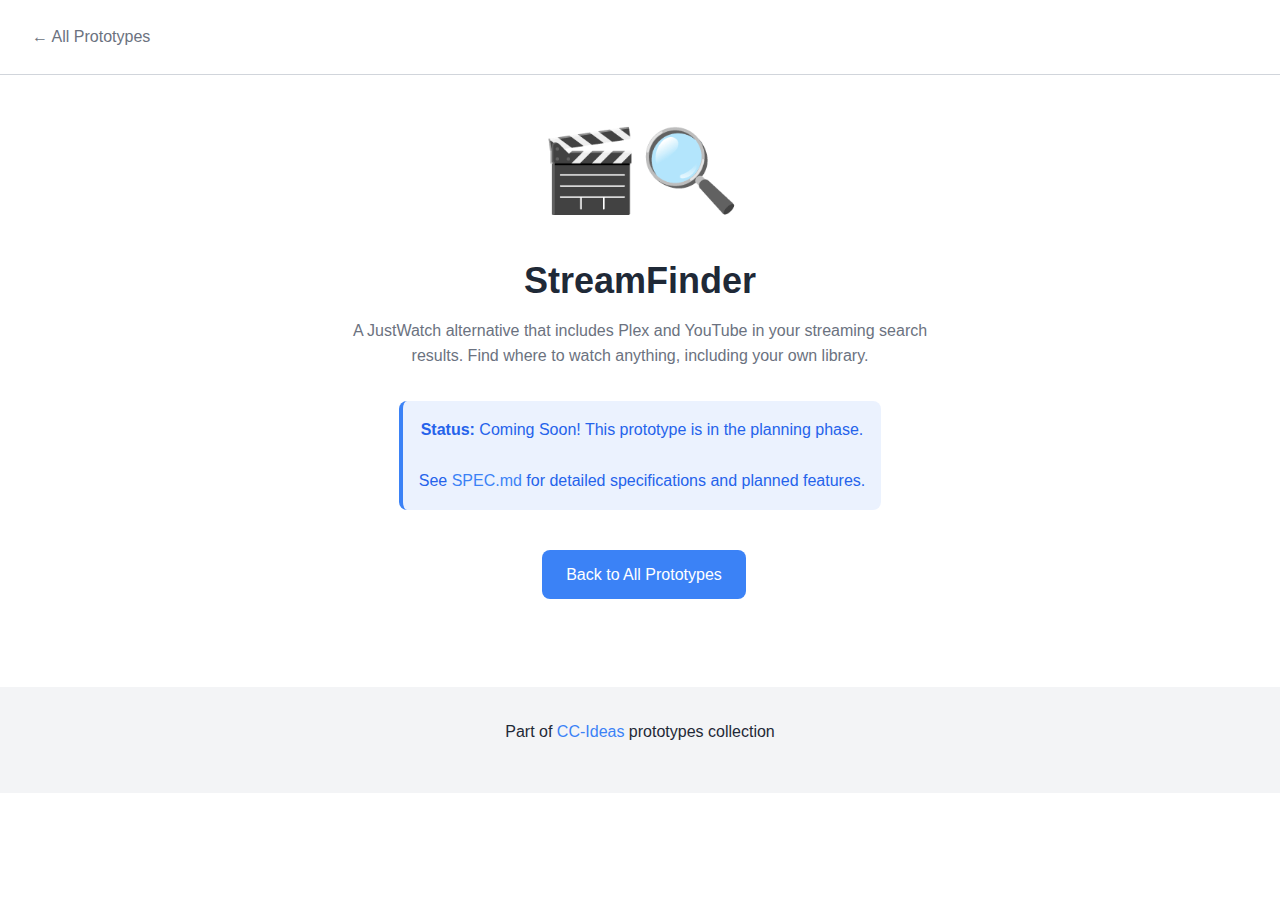
<file: ideas/streamfinder/index.html>
<!DOCTYPE html>
<html lang="en">
<head>
    <meta charset="UTF-8">
    <meta name="viewport" content="width=device-width, initial-scale=1.0">
    <meta name="description" content="JustWatch alternative with Plex and YouTube integration">
    <meta name="theme-color" content="#3b82f6">
    <title>StreamFinder | CC-Ideas</title>
    <link rel="stylesheet" href="../../shared/styles/mobile-first.css">
    <style>
        .coming-soon {
            display: flex;
            flex-direction: column;
            align-items: center;
            justify-content: center;
            min-height: 60vh;
            text-align: center;
            padding: var(--spacing-xl);
        }
        .coming-soon h1 {
            font-size: var(--font-size-4xl);
            margin-bottom: var(--spacing-md);
        }
        .coming-soon p {
            color: var(--text-secondary);
            max-width: 600px;
            margin-bottom: var(--spacing-xl);
        }
        .emoji {
            font-size: 80px;
            margin-bottom: var(--spacing-lg);
        }
    </style>
</head>
<body>
    <header>
        <nav>
            <a href="../../index.html" class="back-link">← All Prototypes</a>
        </nav>
    </header>

    <main class="container">
        <div class="coming-soon">
            <div class="emoji">🎬🔍</div>
            <h1>StreamFinder</h1>
            <p>A JustWatch alternative that includes Plex and YouTube in your streaming search results. Find where to watch anything, including your own library.</p>
            <div class="alert alert-info">
                <strong>Status:</strong> Coming Soon! This prototype is in the planning phase.
                <br><br>
                See <a href="SPEC.md">SPEC.md</a> for detailed specifications and planned features.
            </div>
            <a href="../../index.html" class="btn btn-primary mt-lg">Back to All Prototypes</a>
        </div>
    </main>

    <footer>
        <p>Part of <a href="../../index.html">CC-Ideas</a> prototypes collection</p>
    </footer>
</body>
</html>
</file>
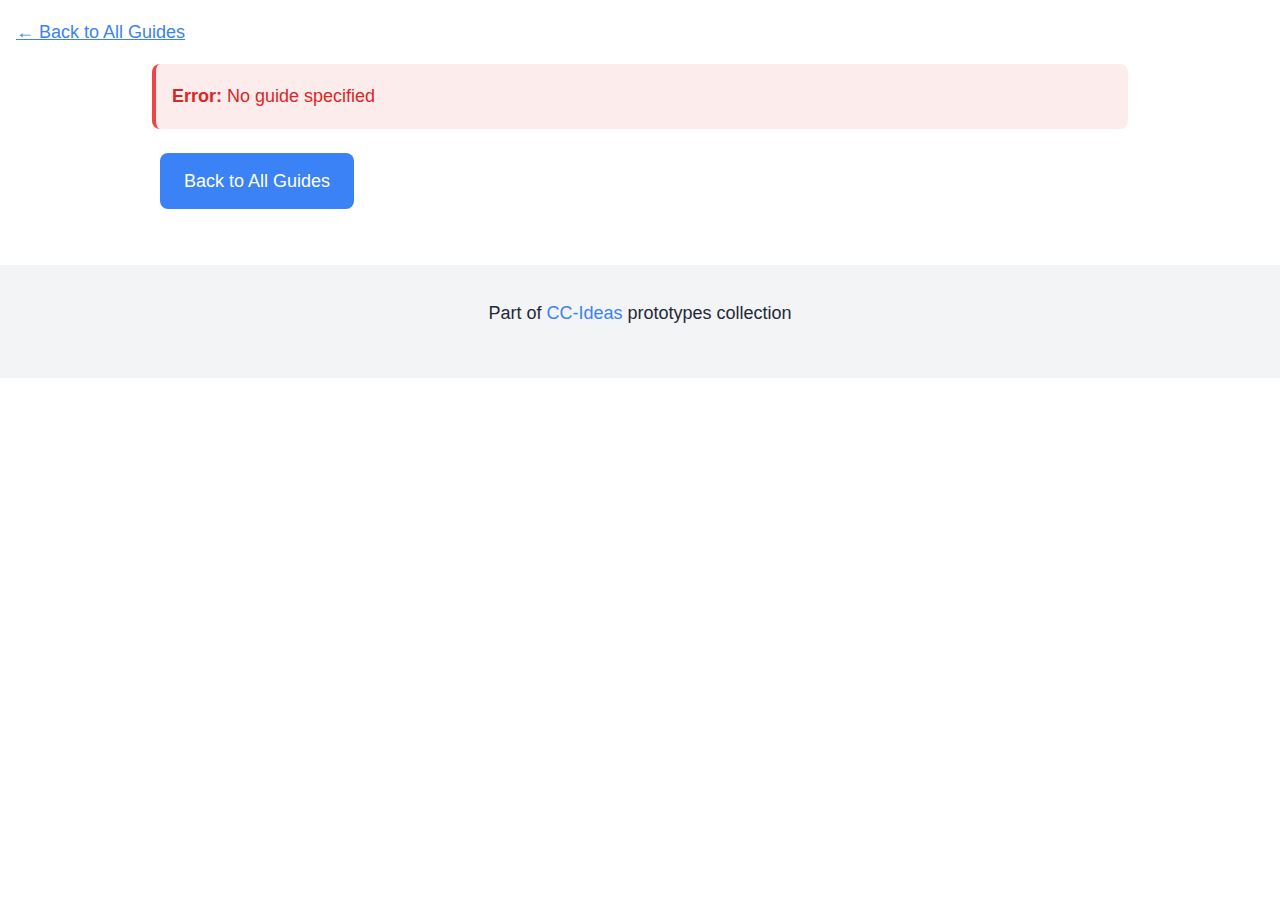
<file: ideas/senior-connect-helper/guide.html>
<!DOCTYPE html>
<html lang="en">
<head>
    <meta charset="UTF-8">
    <meta name="viewport" content="width=device-width, initial-scale=1.0">
    <meta name="description" content="Step-by-step tech guide for seniors">
    <meta name="theme-color" content="#3b82f6">
    <title>Guide | Senior Connect Helper</title>

    <!-- Shared styles -->
    <link rel="stylesheet" href="../../shared/styles/mobile-first.css">

    <style>
        /* Senior-friendly overrides */
        :root {
            --font-size-base: 18px;
            --touch-target-min: 56px;
        }

        body {
            font-size: var(--font-size-base);
            line-height: 1.8;
        }

        .guide-header {
            background: var(--bg-secondary);
            padding: var(--spacing-xl);
            margin-bottom: var(--spacing-xl);
        }

        .guide-header h1 {
            font-size: var(--font-size-3xl);
            margin-bottom: var(--spacing-md);
        }

        .guide-meta {
            display: flex;
            gap: var(--spacing-lg);
            flex-wrap: wrap;
            color: var(--text-secondary);
            margin-bottom: var(--spacing-md);
        }

        .guide-meta span {
            display: flex;
            align-items: center;
            gap: var(--spacing-xs);
        }

        .guide-content {
            max-width: 800px;
            margin: 0 auto;
        }

        .step {
            background: var(--bg-color);
            border: 2px solid var(--border-color);
            border-radius: var(--radius-lg);
            padding: var(--spacing-xl);
            margin-bottom: var(--spacing-lg);
            position: relative;
        }

        .step-number {
            position: absolute;
            top: -16px;
            left: var(--spacing-lg);
            background: var(--primary-color);
            color: white;
            width: 40px;
            height: 40px;
            border-radius: var(--radius-full);
            display: flex;
            align-items: center;
            justify-content: center;
            font-weight: 700;
            font-size: var(--font-size-lg);
        }

        .step h3 {
            margin-top: var(--spacing-sm);
            margin-bottom: var(--spacing-md);
            color: var(--primary-color);
        }

        .step p {
            font-size: var(--font-size-lg);
            line-height: 1.8;
            margin-bottom: var(--spacing-md);
        }

        .step-image {
            width: 100%;
            border-radius: var(--radius-md);
            margin: var(--spacing-md) 0;
            box-shadow: var(--shadow-md);
        }

        .tip-box {
            background: rgba(16, 185, 129, 0.1);
            border-left: 4px solid var(--accent-color);
            padding: var(--spacing-md);
            border-radius: var(--radius-md);
            margin: var(--spacing-md) 0;
        }

        .tip-box strong {
            color: var(--accent-color);
        }

        .warning-box {
            background: rgba(245, 158, 11, 0.1);
            border-left: 4px solid var(--warning-color);
            padding: var(--spacing-md);
            border-radius: var(--radius-md);
            margin: var(--spacing-md) 0;
        }

        .warning-box strong {
            color: var(--warning-color);
        }

        .related-guides {
            margin-top: var(--spacing-2xl);
            padding: var(--spacing-xl);
            background: var(--bg-secondary);
            border-radius: var(--radius-lg);
        }

        .related-guides h2 {
            margin-bottom: var(--spacing-lg);
        }

        .related-grid {
            display: grid;
            gap: var(--spacing-md);
        }

        .related-card {
            background: var(--bg-color);
            border: 1px solid var(--border-color);
            border-radius: var(--radius-md);
            padding: var(--spacing-md);
            text-decoration: none;
            color: var(--text-color);
            transition: all var(--transition-base);
        }

        .related-card:hover {
            border-color: var(--primary-color);
            box-shadow: var(--shadow-sm);
        }

        .related-card h4 {
            color: var(--primary-color);
            margin-bottom: var(--spacing-xs);
        }

        .nav-buttons {
            display: flex;
            justify-content: space-between;
            gap: var(--spacing-md);
            margin: var(--spacing-2xl) 0;
        }

        .nav-buttons .btn {
            flex: 1;
        }

        .back-link {
            display: inline-flex;
            align-items: center;
            padding: var(--spacing-md);
            color: var(--primary-color);
            text-decoration: none;
            font-size: var(--font-size-lg);
            font-weight: 500;
        }

        .loading {
            text-align: center;
            padding: var(--spacing-2xl);
        }

        @media print {
            .back-link,
            .nav-buttons,
            .related-guides {
                display: none;
            }

            .step {
                page-break-inside: avoid;
            }
        }
    </style>
</head>
<body>
    <a href="index.html" class="back-link">← Back to All Guides</a>

    <main class="container">
        <div id="guideContent" class="loading">
            <div class="spinner"></div>
            <p>Loading guide...</p>
        </div>
    </main>

    <footer>
        <p>Part of <a href="../../index.html">CC-Ideas</a> prototypes collection</p>
    </footer>

    <script src="../../shared/scripts/utils.js"></script>
    <script>
        'use strict';

        let guideData = null;
        let contentData = null;

        // Get guide ID from URL
        function getGuideId() {
            const params = new URLSearchParams(window.location.search);
            return params.get('id');
        }

        // Load and render guide
        async function loadGuide() {
            const guideId = getGuideId();

            if (!guideId) {
                showError('No guide specified');
                return;
            }

            try {
                // Load guide metadata
                const guidesResponse = await fetch('data/guides.json');
                guideData = await guidesResponse.json();

                // Load guide content
                const contentResponse = await fetch('data/guides-content.json');
                contentData = await contentResponse.json();

                // Find guide
                const guide = guideData.guides.find(g => g.id === guideId);
                const content = contentData[guideId];

                if (!guide || !content) {
                    showError('Guide not found');
                    return;
                }

                // Update page title
                document.title = `${guide.title} | Senior Connect Helper`;

                // Render guide
                renderGuide(guide, content);

            } catch (error) {
                console.error('Error loading guide:', error);
                showError('Failed to load guide. Please try again.');
            }
        }

        // Render guide content
        function renderGuide(guide, content) {
            const container = document.getElementById('guideContent');
            container.className = 'guide-content';
            container.innerHTML = '';

            // Header
            const header = document.createElement('div');
            header.className = 'guide-header';
            header.innerHTML = `
                <h1>${guide.title}</h1>
                <div class="guide-meta">
                    <span>📚 <strong>${guide.difficulty}</strong></span>
                    <span>⏱️ ${guide.estimatedTime}</span>
                </div>
                <p style="font-size: var(--font-size-lg); color: var(--text-secondary);">
                    ${guide.description}
                </p>
            `;
            container.appendChild(header);

            // Steps
            content.steps.forEach((step, index) => {
                const stepEl = document.createElement('div');
                stepEl.className = 'step';

                let stepHTML = `
                    <div class="step-number">${index + 1}</div>
                    <h3>${step.title}</h3>
                    <p>${step.instruction}</p>
                `;

                if (step.tip) {
                    stepHTML += `
                        <div class="tip-box">
                            <strong>💡 Tip:</strong> ${step.tip}
                        </div>
                    `;
                }

                if (step.warning) {
                    stepHTML += `
                        <div class="warning-box">
                            <strong>⚠️ Important:</strong> ${step.warning}
                        </div>
                    `;
                }

                stepEl.innerHTML = stepHTML;
                container.appendChild(stepEl);
            });

            // Related guides
            if (content.relatedGuides && content.relatedGuides.length > 0) {
                renderRelatedGuides(container, content.relatedGuides);
            }

            // Navigation buttons
            renderNavButtons(container);
        }

        // Render related guides
        function renderRelatedGuides(container, relatedIds) {
            const section = document.createElement('div');
            section.className = 'related-guides';

            const heading = document.createElement('h2');
            heading.textContent = 'Related Guides';
            section.appendChild(heading);

            const grid = document.createElement('div');
            grid.className = 'related-grid';

            relatedIds.forEach(id => {
                const guide = guideData.guides.find(g => g.id === id);
                if (guide) {
                    const card = document.createElement('a');
                    card.className = 'related-card';
                    card.href = `guide.html?id=${guide.id}`;
                    card.innerHTML = `
                        <h4>${guide.title}</h4>
                        <p style="margin: 0; font-size: var(--font-size-sm);">
                            ${guide.description}
                        </p>
                    `;
                    grid.appendChild(card);
                }
            });

            section.appendChild(grid);
            container.appendChild(section);
        }

        // Render navigation buttons
        function renderNavButtons(container) {
            const navDiv = document.createElement('div');
            navDiv.className = 'nav-buttons';
            navDiv.innerHTML = `
                <a href="index.html" class="btn btn-secondary">← Back to All Guides</a>
                <button onclick="window.print()" class="btn btn-outline">🖨️ Print Guide</button>
            `;
            container.appendChild(navDiv);
        }

        // Show error
        function showError(message) {
            const container = document.getElementById('guideContent');
            container.className = '';
            container.innerHTML = `
                <div class="alert alert-danger">
                    <strong>Error:</strong> ${message}
                </div>
                <a href="index.html" class="btn btn-primary">Back to All Guides</a>
            `;
        }

        // Initialize
        document.addEventListener('DOMContentLoaded', loadGuide);
    </script>
</body>
</html>
</file>
<file: ideas/lego-tracker/style.css>
/* Lego Tracker App Styles */

:root {
    --lego-red: #d01012;
    --lego-yellow: #ffc700;
    --lego-blue: #0055a5;
    --shadow-sm: 0 1px 3px rgba(0, 0, 0, 0.1);
    --shadow-md: 0 4px 6px rgba(0, 0, 0, 0.1);
    --shadow-lg: 0 10px 15px rgba(0, 0, 0, 0.15);
}

/* Header */
.app-header {
    background: var(--bg-primary);
    border-bottom: 1px solid var(--border-color);
    position: sticky;
    top: 0;
    z-index: 100;
}

.nav-bar {
    display: flex;
    align-items: center;
    justify-content: space-between;
    padding: var(--spacing-md);
    max-width: 1200px;
    margin: 0 auto;
}

.app-title {
    font-size: var(--font-size-lg);
    margin: 0;
    flex: 1;
    text-align: center;
}

.icon-btn {
    background: none;
    border: none;
    padding: var(--spacing-sm);
    cursor: pointer;
    font-size: var(--font-size-xl);
    border-radius: var(--radius-md);
    transition: background-color 0.2s;
}

.icon-btn:hover {
    background: var(--bg-secondary);
}

/* Welcome Screen */
.welcome-screen {
    display: flex;
    align-items: center;
    justify-content: center;
    min-height: 70vh;
    text-align: center;
    padding: var(--spacing-xl);
}

.welcome-content {
    max-width: 500px;
}

.welcome-icon {
    font-size: 80px;
    margin-bottom: var(--spacing-lg);
    animation: bounce 2s ease-in-out infinite;
}

@keyframes bounce {
    0%, 100% { transform: translateY(0); }
    50% { transform: translateY(-10px); }
}

.welcome-features {
    display: grid;
    grid-template-columns: repeat(3, 1fr);
    gap: var(--spacing-md);
    margin: var(--spacing-xl) 0;
}

.feature-item {
    display: flex;
    flex-direction: column;
    align-items: center;
    gap: var(--spacing-sm);
    padding: var(--spacing-md);
    background: var(--bg-secondary);
    border-radius: var(--radius-lg);
}

.feature-icon {
    font-size: 32px;
}

/* Summary Grid */
.summary-grid {
    display: grid;
    grid-template-columns: repeat(2, 1fr);
    gap: var(--spacing-md);
    margin-bottom: var(--spacing-xl);
}

@media (min-width: 768px) {
    .summary-grid {
        grid-template-columns: repeat(4, 1fr);
    }
}

.summary-card {
    background: var(--bg-secondary);
    padding: var(--spacing-lg);
    border-radius: var(--radius-lg);
    box-shadow: var(--shadow-sm);
}

.summary-label {
    font-size: var(--font-size-sm);
    color: var(--text-secondary);
    margin-bottom: var(--spacing-xs);
}

.summary-value {
    font-size: var(--font-size-2xl);
    font-weight: bold;
    color: var(--text-primary);
}

.summary-change {
    font-size: var(--font-size-sm);
    margin-top: var(--spacing-xs);
}

.summary-change.positive {
    color: var(--accent-color);
}

.summary-change.negative {
    color: var(--danger-color);
}

/* Controls Section */
.controls-section {
    margin-bottom: var(--spacing-lg);
}

.search-bar {
    margin-bottom: var(--spacing-md);
}

.search-input {
    width: 100%;
    padding: var(--spacing-md);
    border: 1px solid var(--border-color);
    border-radius: var(--radius-lg);
    font-size: var(--font-size-base);
    background: var(--bg-secondary);
}

.filter-row {
    display: grid;
    grid-template-columns: repeat(auto-fit, minmax(150px, 1fr));
    gap: var(--spacing-sm);
}

.select-input {
    padding: var(--spacing-md);
    border: 1px solid var(--border-color);
    border-radius: var(--radius-md);
    font-size: var(--font-size-sm);
    background: var(--bg-secondary);
    min-height: 44px;
}

/* Sets Grid */
.sets-grid {
    display: grid;
    grid-template-columns: repeat(auto-fill, minmax(280px, 1fr));
    gap: var(--spacing-lg);
    margin-bottom: var(--spacing-2xl);
}

@media (max-width: 768px) {
    .sets-grid {
        grid-template-columns: repeat(auto-fill, minmax(160px, 1fr));
        gap: var(--spacing-md);
    }
}

.set-card {
    background: var(--bg-secondary);
    border-radius: var(--radius-lg);
    overflow: hidden;
    box-shadow: var(--shadow-sm);
    transition: transform 0.2s, box-shadow 0.2s;
    cursor: pointer;
}

.set-card:hover {
    transform: translateY(-4px);
    box-shadow: var(--shadow-md);
}

.set-image {
    width: 100%;
    aspect-ratio: 4 / 3;
    object-fit: cover;
    background: linear-gradient(135deg, #667eea 0%, #764ba2 100%);
    display: flex;
    align-items: center;
    justify-content: center;
    font-size: 48px;
    color: white;
}

.set-image img {
    width: 100%;
    height: 100%;
    object-fit: contain;
}

.set-content {
    padding: var(--spacing-md);
}

.set-number {
    font-size: var(--font-size-xs);
    color: var(--text-secondary);
    font-weight: 600;
    margin-bottom: var(--spacing-xs);
}

.set-name {
    font-size: var(--font-size-base);
    font-weight: 600;
    margin-bottom: var(--spacing-sm);
    line-height: 1.3;
    display: -webkit-box;
    -webkit-line-clamp: 2;
    -webkit-box-orient: vertical;
    overflow: hidden;
}

.set-theme {
    font-size: var(--font-size-xs);
    color: var(--text-secondary);
    margin-bottom: var(--spacing-sm);
}

.set-meta {
    display: flex;
    justify-content: space-between;
    align-items: center;
    font-size: var(--font-size-xs);
    color: var(--text-secondary);
    margin-bottom: var(--spacing-sm);
}

.set-value {
    font-size: var(--font-size-lg);
    font-weight: bold;
    color: var(--primary-color);
}

.set-badge {
    display: inline-block;
    padding: 2px 8px;
    border-radius: var(--radius-full);
    font-size: var(--font-size-xs);
    font-weight: 600;
    text-transform: uppercase;
}

.badge-sealed {
    background: var(--accent-color);
    color: white;
}

.badge-opened {
    background: var(--warning-color);
    color: white;
}

.badge-built {
    background: var(--secondary-color);
    color: white;
}

/* Empty State */
.empty-state {
    text-align: center;
    padding: var(--spacing-2xl);
}

.empty-icon {
    font-size: 64px;
    margin-bottom: var(--spacing-lg);
    opacity: 0.5;
}

/* Floating Action Button */
.fab {
    position: fixed;
    bottom: var(--spacing-xl);
    right: var(--spacing-xl);
    width: 56px;
    height: 56px;
    border-radius: 50%;
    background: var(--primary-color);
    color: white;
    border: none;
    box-shadow: var(--shadow-lg);
    cursor: pointer;
    transition: transform 0.2s;
    z-index: 90;
}

.fab:hover {
    transform: scale(1.1);
}

.fab-icon {
    font-size: 32px;
    line-height: 1;
}

/* Modal Specific Styles */
.add-methods {
    display: grid;
    gap: var(--spacing-md);
}

.method-btn {
    display: flex;
    align-items: center;
    gap: var(--spacing-md);
    padding: var(--spacing-lg);
    background: var(--bg-secondary);
    border: 2px solid var(--border-color);
    border-radius: var(--radius-lg);
    cursor: pointer;
    transition: all 0.2s;
    min-height: 60px;
}

.method-btn:hover {
    border-color: var(--primary-color);
    background: var(--bg-primary);
}

.method-icon {
    font-size: 32px;
}

.method-text {
    font-size: var(--font-size-lg);
    font-weight: 600;
}

/* Scanner Modal */
.scanner-modal {
    max-width: 600px;
}

.scanner-header {
    padding: var(--spacing-lg);
    border-bottom: 1px solid var(--border-color);
    display: flex;
    justify-content: space-between;
    align-items: center;
}

.scanner-container {
    padding: 0;
}

.scanner-viewfinder {
    background: #000;
    aspect-ratio: 4 / 3;
    position: relative;
    display: flex;
    align-items: center;
    justify-content: center;
}

.scanner-overlay {
    position: absolute;
    top: 50%;
    left: 50%;
    transform: translate(-50%, -50%);
    width: 80%;
    height: 60%;
    border: 3px solid var(--accent-color);
    border-radius: var(--radius-lg);
    box-shadow: 0 0 0 9999px rgba(0, 0, 0, 0.5);
}

.scanner-line {
    width: 100%;
    height: 3px;
    background: var(--accent-color);
    animation: scan 2s ease-in-out infinite;
}

@keyframes scan {
    0%, 100% { transform: translateY(0); }
    50% { transform: translateY(200px); }
}

.scanner-instruction {
    position: absolute;
    bottom: var(--spacing-lg);
    left: 0;
    right: 0;
    text-align: center;
    color: white;
    font-size: var(--font-size-sm);
}

.scanner-controls {
    padding: var(--spacing-lg);
    display: flex;
    gap: var(--spacing-md);
}

/* Popular Sets Grid */
.popular-sets-grid {
    display: grid;
    gap: var(--spacing-md);
}

.popular-set-item {
    display: flex;
    gap: var(--spacing-md);
    padding: var(--spacing-md);
    background: var(--bg-secondary);
    border-radius: var(--radius-lg);
    cursor: pointer;
    transition: background 0.2s;
}

.popular-set-item:hover {
    background: var(--bg-primary);
}

.popular-set-image {
    width: 80px;
    height: 80px;
    border-radius: var(--radius-md);
    background: linear-gradient(135deg, #667eea 0%, #764ba2 100%);
    display: flex;
    align-items: center;
    justify-content: center;
    font-size: 32px;
    flex-shrink: 0;
}

.popular-set-info {
    flex: 1;
}

.popular-set-number {
    font-size: var(--font-size-xs);
    color: var(--text-secondary);
    font-weight: 600;
}

.popular-set-name {
    font-size: var(--font-size-base);
    font-weight: 600;
    margin: var(--spacing-xs) 0;
}

.popular-set-meta {
    font-size: var(--font-size-xs);
    color: var(--text-secondary);
}

/* Set Details */
.set-details-header {
    display: flex;
    flex-direction: column;
    gap: var(--spacing-lg);
    margin-bottom: var(--spacing-xl);
}

@media (min-width: 768px) {
    .set-details-header {
        flex-direction: row;
    }
}

.set-details-image {
    flex: 1;
    max-width: 400px;
}

.set-details-image img {
    width: 100%;
    border-radius: var(--radius-lg);
}

.set-details-image-placeholder {
    width: 100%;
    aspect-ratio: 4 / 3;
    background: linear-gradient(135deg, #667eea 0%, #764ba2 100%);
    border-radius: var(--radius-lg);
    display: flex;
    align-items: center;
    justify-content: center;
    font-size: 80px;
}

.set-details-info {
    flex: 1;
}

.set-details-number {
    font-size: var(--font-size-sm);
    color: var(--text-secondary);
    font-weight: 600;
    margin-bottom: var(--spacing-xs);
}

.set-details-name {
    font-size: var(--font-size-2xl);
    font-weight: bold;
    margin-bottom: var(--spacing-md);
}

.set-details-meta {
    display: grid;
    gap: var(--spacing-sm);
    margin-bottom: var(--spacing-lg);
}

.meta-item {
    display: flex;
    justify-content: space-between;
    padding: var(--spacing-sm) 0;
    border-bottom: 1px solid var(--border-color);
}

.meta-label {
    color: var(--text-secondary);
}

.meta-value {
    font-weight: 600;
}

.set-details-price {
    background: var(--bg-secondary);
    padding: var(--spacing-lg);
    border-radius: var(--radius-lg);
    margin-top: var(--spacing-lg);
}

.price-current {
    font-size: var(--font-size-3xl);
    font-weight: bold;
    color: var(--primary-color);
    margin-bottom: var(--spacing-sm);
}

.price-change {
    font-size: var(--font-size-base);
    margin-bottom: var(--spacing-md);
}

.price-chart-container {
    margin-top: var(--spacing-lg);
    height: 200px;
    position: relative;
}

.price-chart-placeholder {
    height: 100%;
    background: var(--bg-secondary);
    border-radius: var(--radius-lg);
    display: flex;
    align-items: center;
    justify-content: center;
    color: var(--text-secondary);
}

/* Statistics */
.stats-summary {
    display: grid;
    grid-template-columns: repeat(2, 1fr);
    gap: var(--spacing-md);
    margin-bottom: var(--spacing-xl);
}

@media (min-width: 768px) {
    .stats-summary {
        grid-template-columns: repeat(4, 1fr);
    }
}

.stat-card {
    background: var(--bg-secondary);
    padding: var(--spacing-lg);
    border-radius: var(--radius-lg);
    text-align: center;
}

.stat-value {
    font-size: var(--font-size-3xl);
    font-weight: bold;
    color: var(--primary-color);
    margin-bottom: var(--spacing-xs);
}

.stat-label {
    font-size: var(--font-size-sm);
    color: var(--text-secondary);
}

.stat-change {
    font-size: var(--font-size-xs);
    margin-top: var(--spacing-xs);
}

.stats-section {
    margin-bottom: var(--spacing-xl);
}

.stats-section h3 {
    margin-bottom: var(--spacing-lg);
}

.theme-breakdown {
    display: grid;
    gap: var(--spacing-md);
}

.theme-bar {
    background: var(--bg-secondary);
    padding: var(--spacing-md);
    border-radius: var(--radius-lg);
}

.theme-bar-header {
    display: flex;
    justify-content: space-between;
    margin-bottom: var(--spacing-sm);
}

.theme-name {
    font-weight: 600;
}

.theme-count {
    color: var(--text-secondary);
}

.theme-bar-fill {
    height: 8px;
    background: var(--bg-primary);
    border-radius: var(--radius-full);
    overflow: hidden;
}

.theme-bar-progress {
    height: 100%;
    background: var(--primary-color);
    transition: width 0.3s;
}

/* Large Modal */
.large-modal {
    max-width: 900px;
}

/* Form Styles */
.form-group {
    margin-bottom: var(--spacing-lg);
}

.form-group label {
    display: block;
    margin-bottom: var(--spacing-sm);
    font-weight: 600;
}

.form-group input,
.form-group select,
.form-group textarea {
    width: 100%;
    padding: var(--spacing-md);
    border: 1px solid var(--border-color);
    border-radius: var(--radius-md);
    font-size: var(--font-size-base);
    background: var(--bg-secondary);
    min-height: 44px;
}

.form-group small {
    display: block;
    margin-top: var(--spacing-xs);
    font-size: var(--font-size-xs);
    color: var(--text-secondary);
}

.btn-block {
    width: 100%;
}

.btn-lg {
    padding: var(--spacing-lg) var(--spacing-xl);
    font-size: var(--font-size-lg);
}

/* Dark mode adjustments */
@media (prefers-color-scheme: dark) {
    .set-image,
    .popular-set-image,
    .set-details-image-placeholder {
        background: linear-gradient(135deg, #4c51bf 0%, #553c9a 100%);
    }
}

/* Loading State */
.loading {
    display: flex;
    align-items: center;
    justify-content: center;
    padding: var(--spacing-2xl);
}

/* Utility Classes */
.mt-lg {
    margin-top: var(--spacing-lg);
}
</file>
<file: shared/styles/mobile-first.css>
/*
 * Mobile-First CSS Framework
 * For CC-Ideas Prototypes Collection
 * Optimized for touch interfaces and small screens
 */

/* ============================================
   CSS RESET & NORMALIZE
   ============================================ */

*,
*::before,
*::after {
    box-sizing: border-box;
    margin: 0;
    padding: 0;
}

html {
    font-size: 16px; /* Prevents iOS zoom on input focus */
    -webkit-text-size-adjust: 100%;
    -webkit-font-smoothing: antialiased;
    -moz-osx-font-smoothing: grayscale;
}

body {
    font-family: -apple-system, BlinkMacSystemFont, 'Segoe UI', Roboto, Oxygen, Ubuntu, Cantarell, sans-serif;
    line-height: 1.6;
    color: var(--text-color);
    background-color: var(--bg-color);
    min-height: 100vh;
    overflow-x: hidden;
}

/* ============================================
   CSS VARIABLES (THEME)
   ============================================ */

:root {
    /* Colors */
    --primary-color: #3b82f6;
    --primary-dark: #2563eb;
    --primary-light: #60a5fa;
    --secondary-color: #8b5cf6;
    --accent-color: #10b981;
    --danger-color: #ef4444;
    --warning-color: #f59e0b;

    /* Neutral Colors */
    --text-color: #1f2937;
    --text-secondary: #6b7280;
    --bg-color: #ffffff;
    --bg-secondary: #f3f4f6;
    --bg-tertiary: #e5e7eb;
    --border-color: #d1d5db;

    /* Spacing */
    --spacing-xs: 0.25rem;  /* 4px */
    --spacing-sm: 0.5rem;   /* 8px */
    --spacing-md: 1rem;     /* 16px */
    --spacing-lg: 1.5rem;   /* 24px */
    --spacing-xl: 2rem;     /* 32px */
    --spacing-2xl: 3rem;    /* 48px */

    /* Typography */
    --font-size-sm: 0.875rem;   /* 14px */
    --font-size-base: 1rem;     /* 16px */
    --font-size-lg: 1.125rem;   /* 18px */
    --font-size-xl: 1.25rem;    /* 20px */
    --font-size-2xl: 1.5rem;    /* 24px */
    --font-size-3xl: 1.875rem;  /* 30px */
    --font-size-4xl: 2.25rem;   /* 36px */

    /* Border Radius */
    --radius-sm: 4px;
    --radius-md: 8px;
    --radius-lg: 12px;
    --radius-xl: 16px;
    --radius-full: 9999px;

    /* Shadows */
    --shadow-sm: 0 1px 2px 0 rgba(0, 0, 0, 0.05);
    --shadow-md: 0 4px 6px -1px rgba(0, 0, 0, 0.1);
    --shadow-lg: 0 10px 15px -3px rgba(0, 0, 0, 0.1);
    --shadow-xl: 0 20px 25px -5px rgba(0, 0, 0, 0.1);

    /* Z-Index */
    --z-dropdown: 1000;
    --z-sticky: 1020;
    --z-fixed: 1030;
    --z-modal-backdrop: 1040;
    --z-modal: 1050;
    --z-popover: 1060;
    --z-tooltip: 1070;

    /* Transitions */
    --transition-fast: 150ms ease;
    --transition-base: 250ms ease;
    --transition-slow: 350ms ease;

    /* Touch Targets */
    --touch-target-min: 44px; /* Apple & Google recommended minimum */
}

/* Dark Mode Support */
@media (prefers-color-scheme: dark) {
    :root {
        --text-color: #f3f4f6;
        --text-secondary: #9ca3af;
        --bg-color: #111827;
        --bg-secondary: #1f2937;
        --bg-tertiary: #374151;
        --border-color: #4b5563;
    }
}

/* ============================================
   TYPOGRAPHY
   ============================================ */

h1, h2, h3, h4, h5, h6 {
    font-weight: 700;
    line-height: 1.2;
    margin-bottom: var(--spacing-md);
    color: var(--text-color);
}

h1 { font-size: var(--font-size-3xl); }
h2 { font-size: var(--font-size-2xl); }
h3 { font-size: var(--font-size-xl); }
h4 { font-size: var(--font-size-lg); }
h5 { font-size: var(--font-size-base); }
h6 { font-size: var(--font-size-sm); }

p {
    margin-bottom: var(--spacing-md);
    color: var(--text-color);
}

a {
    color: var(--primary-color);
    text-decoration: none;
    transition: color var(--transition-fast);
}

a:hover,
a:focus {
    color: var(--primary-dark);
    text-decoration: underline;
}

a:focus {
    outline: 2px solid var(--primary-color);
    outline-offset: 2px;
}

strong {
    font-weight: 600;
}

small {
    font-size: var(--font-size-sm);
    color: var(--text-secondary);
}

/* ============================================
   LAYOUT UTILITIES
   ============================================ */

.container {
    width: 100%;
    max-width: 100%;
    padding: 0 var(--spacing-md);
    margin: 0 auto;
}

@media (min-width: 768px) {
    .container {
        max-width: 768px;
        padding: 0 var(--spacing-lg);
    }
}

@media (min-width: 1024px) {
    .container {
        max-width: 1024px;
    }
}

@media (min-width: 1440px) {
    .container {
        max-width: 1280px;
    }
}

.section {
    padding: var(--spacing-xl) 0;
}

/* ============================================
   BUTTONS
   ============================================ */

.btn {
    display: inline-block;
    min-height: var(--touch-target-min);
    min-width: var(--touch-target-min);
    padding: 12px 24px;
    font-size: var(--font-size-base);
    font-weight: 500;
    text-align: center;
    text-decoration: none;
    border: none;
    border-radius: var(--radius-md);
    cursor: pointer;
    transition: all var(--transition-fast);
    user-select: none;
    -webkit-tap-highlight-color: transparent;

    /* Ensure proper spacing between buttons */
    margin: var(--spacing-sm);
}

.btn:first-child {
    margin-left: 0;
}

.btn:last-child {
    margin-right: 0;
}

/* Primary Button */
.btn-primary {
    background-color: var(--primary-color);
    color: white;
}

.btn-primary:hover,
.btn-primary:focus {
    background-color: var(--primary-dark);
    text-decoration: none;
    color: white;
}

.btn-primary:active {
    transform: scale(0.98);
}

/* Secondary Button */
.btn-secondary {
    background-color: var(--bg-secondary);
    color: var(--text-color);
    border: 1px solid var(--border-color);
}

.btn-secondary:hover,
.btn-secondary:focus {
    background-color: var(--bg-tertiary);
    text-decoration: none;
}

/* Outline Button */
.btn-outline {
    background-color: transparent;
    color: var(--primary-color);
    border: 2px solid var(--primary-color);
}

.btn-outline:hover,
.btn-outline:focus {
    background-color: var(--primary-color);
    color: white;
    text-decoration: none;
}

/* Button Sizes */
.btn-sm {
    padding: 8px 16px;
    font-size: var(--font-size-sm);
}

.btn-lg {
    padding: 16px 32px;
    font-size: var(--font-size-lg);
}

/* Block Button */
.btn-block {
    display: block;
    width: 100%;
    margin: var(--spacing-sm) 0;
}

/* Disabled State */
.btn:disabled,
.btn.disabled {
    opacity: 0.6;
    cursor: not-allowed;
    pointer-events: none;
}

/* ============================================
   FORMS
   ============================================ */

input,
select,
textarea {
    width: 100%;
    min-height: var(--touch-target-min);
    padding: 12px 16px;
    font-size: var(--font-size-base); /* Prevents iOS zoom */
    font-family: inherit;
    color: var(--text-color);
    background-color: var(--bg-color);
    border: 1px solid var(--border-color);
    border-radius: var(--radius-md);
    transition: border-color var(--transition-fast);
}

input:focus,
select:focus,
textarea:focus {
    outline: none;
    border-color: var(--primary-color);
    box-shadow: 0 0 0 3px rgba(59, 130, 246, 0.1);
}

label {
    display: block;
    margin-bottom: var(--spacing-sm);
    font-weight: 500;
    color: var(--text-color);
}

.form-group {
    margin-bottom: var(--spacing-lg);
}

textarea {
    min-height: 120px;
    resize: vertical;
}

/* Checkbox and Radio */
input[type="checkbox"],
input[type="radio"] {
    width: auto;
    min-height: auto;
    margin-right: var(--spacing-sm);
}

/* ============================================
   CARDS
   ============================================ */

.card {
    background-color: var(--bg-color);
    border: 1px solid var(--border-color);
    border-radius: var(--radius-lg);
    padding: var(--spacing-lg);
    margin-bottom: var(--spacing-lg);
    box-shadow: var(--shadow-sm);
    transition: box-shadow var(--transition-base);
}

.card:hover {
    box-shadow: var(--shadow-md);
}

.card-title {
    font-size: var(--font-size-xl);
    font-weight: 600;
    margin-bottom: var(--spacing-md);
}

.card-body {
    margin-bottom: var(--spacing-md);
}

.card-footer {
    padding-top: var(--spacing-md);
    border-top: 1px solid var(--border-color);
}

/* ============================================
   GRID SYSTEM
   ============================================ */

.grid {
    display: grid;
    gap: var(--spacing-md);
    grid-template-columns: 1fr;
}

@media (min-width: 768px) {
    .grid-2 {
        grid-template-columns: repeat(2, 1fr);
    }

    .grid-3 {
        grid-template-columns: repeat(3, 1fr);
    }
}

@media (min-width: 1024px) {
    .grid-4 {
        grid-template-columns: repeat(4, 1fr);
    }
}

/* Auto-fit grid (responsive without media queries) */
.grid-auto {
    grid-template-columns: repeat(auto-fit, minmax(280px, 1fr));
}

/* ============================================
   FLEXBOX UTILITIES
   ============================================ */

.flex {
    display: flex;
}

.flex-col {
    flex-direction: column;
}

.flex-wrap {
    flex-wrap: wrap;
}

.justify-center {
    justify-content: center;
}

.justify-between {
    justify-content: space-between;
}

.justify-around {
    justify-content: space-around;
}

.items-center {
    align-items: center;
}

.items-start {
    align-items: flex-start;
}

.items-end {
    align-items: flex-end;
}

.gap-sm { gap: var(--spacing-sm); }
.gap-md { gap: var(--spacing-md); }
.gap-lg { gap: var(--spacing-lg); }

/* ============================================
   SPACING UTILITIES
   ============================================ */

.mt-sm { margin-top: var(--spacing-sm); }
.mt-md { margin-top: var(--spacing-md); }
.mt-lg { margin-top: var(--spacing-lg); }
.mt-xl { margin-top: var(--spacing-xl); }

.mb-sm { margin-bottom: var(--spacing-sm); }
.mb-md { margin-bottom: var(--spacing-md); }
.mb-lg { margin-bottom: var(--spacing-lg); }
.mb-xl { margin-bottom: var(--spacing-xl); }

.ml-sm { margin-left: var(--spacing-sm); }
.ml-md { margin-left: var(--spacing-md); }
.ml-lg { margin-left: var(--spacing-lg); }

.mr-sm { margin-right: var(--spacing-sm); }
.mr-md { margin-right: var(--spacing-md); }
.mr-lg { margin-right: var(--spacing-lg); }

.p-sm { padding: var(--spacing-sm); }
.p-md { padding: var(--spacing-md); }
.p-lg { padding: var(--spacing-lg); }
.p-xl { padding: var(--spacing-xl); }

/* ============================================
   NAVIGATION
   ============================================ */

header {
    background-color: var(--bg-color);
    border-bottom: 1px solid var(--border-color);
    padding: var(--spacing-md);
    position: sticky;
    top: 0;
    z-index: var(--z-sticky);
}

nav {
    display: flex;
    align-items: center;
    justify-content: space-between;
    gap: var(--spacing-md);
}

.back-link {
    display: inline-flex;
    align-items: center;
    padding: var(--spacing-sm) var(--spacing-md);
    color: var(--text-secondary);
    text-decoration: none;
    transition: color var(--transition-fast);
}

.back-link:hover,
.back-link:focus {
    color: var(--primary-color);
}

/* ============================================
   FOOTER
   ============================================ */

footer {
    background-color: var(--bg-secondary);
    padding: var(--spacing-xl) var(--spacing-md);
    margin-top: var(--spacing-2xl);
    text-align: center;
    color: var(--text-secondary);
}

/* ============================================
   UTILITY CLASSES
   ============================================ */

.text-center { text-align: center; }
.text-left { text-align: left; }
.text-right { text-align: right; }

.text-primary { color: var(--primary-color); }
.text-secondary { color: var(--text-secondary); }
.text-danger { color: var(--danger-color); }
.text-success { color: var(--accent-color); }

.bg-primary { background-color: var(--primary-color); }
.bg-secondary { background-color: var(--bg-secondary); }

.hidden { display: none !important; }
.visible { display: block !important; }

.sr-only {
    position: absolute;
    width: 1px;
    height: 1px;
    padding: 0;
    margin: -1px;
    overflow: hidden;
    clip: rect(0, 0, 0, 0);
    white-space: nowrap;
    border: 0;
}

/* ============================================
   RESPONSIVE UTILITIES
   ============================================ */

/* Hide on mobile */
.hidden-mobile {
    display: none;
}

@media (min-width: 768px) {
    .hidden-mobile {
        display: block;
    }
}

/* Show only on mobile */
.visible-mobile {
    display: block;
}

@media (min-width: 768px) {
    .visible-mobile {
        display: none;
    }
}

/* ============================================
   LOADING STATES
   ============================================ */

.spinner {
    border: 3px solid var(--bg-tertiary);
    border-top-color: var(--primary-color);
    border-radius: var(--radius-full);
    width: 40px;
    height: 40px;
    animation: spin 1s linear infinite;
}

@keyframes spin {
    to { transform: rotate(360deg); }
}

.loading {
    display: flex;
    justify-content: center;
    align-items: center;
    min-height: 200px;
}

/* ============================================
   ALERTS
   ============================================ */

.alert {
    padding: var(--spacing-md);
    border-radius: var(--radius-md);
    margin-bottom: var(--spacing-md);
    border-left: 4px solid;
}

.alert-info {
    background-color: rgba(59, 130, 246, 0.1);
    border-left-color: var(--primary-color);
    color: var(--primary-dark);
}

.alert-success {
    background-color: rgba(16, 185, 129, 0.1);
    border-left-color: var(--accent-color);
    color: #059669;
}

.alert-warning {
    background-color: rgba(245, 158, 11, 0.1);
    border-left-color: var(--warning-color);
    color: #d97706;
}

.alert-danger {
    background-color: rgba(239, 68, 68, 0.1);
    border-left-color: var(--danger-color);
    color: #dc2626;
}

/* ============================================
   MODAL
   ============================================ */

.modal-backdrop {
    position: fixed;
    top: 0;
    left: 0;
    width: 100%;
    height: 100%;
    background-color: rgba(0, 0, 0, 0.5);
    z-index: var(--z-modal-backdrop);
    display: flex;
    align-items: center;
    justify-content: center;
    padding: var(--spacing-md);
}

.modal {
    background-color: var(--bg-color);
    border-radius: var(--radius-lg);
    padding: var(--spacing-xl);
    max-width: 500px;
    width: 100%;
    max-height: 90vh;
    overflow-y: auto;
    box-shadow: var(--shadow-xl);
    z-index: var(--z-modal);
}

/* ============================================
   ACCESSIBILITY FOCUS STATES
   ============================================ */

*:focus-visible {
    outline: 2px solid var(--primary-color);
    outline-offset: 2px;
}

/* ============================================
   PRINT STYLES
   ============================================ */

@media print {
    header,
    footer,
    .btn,
    nav {
        display: none;
    }

    body {
        color: black;
        background: white;
    }
}
</file>
